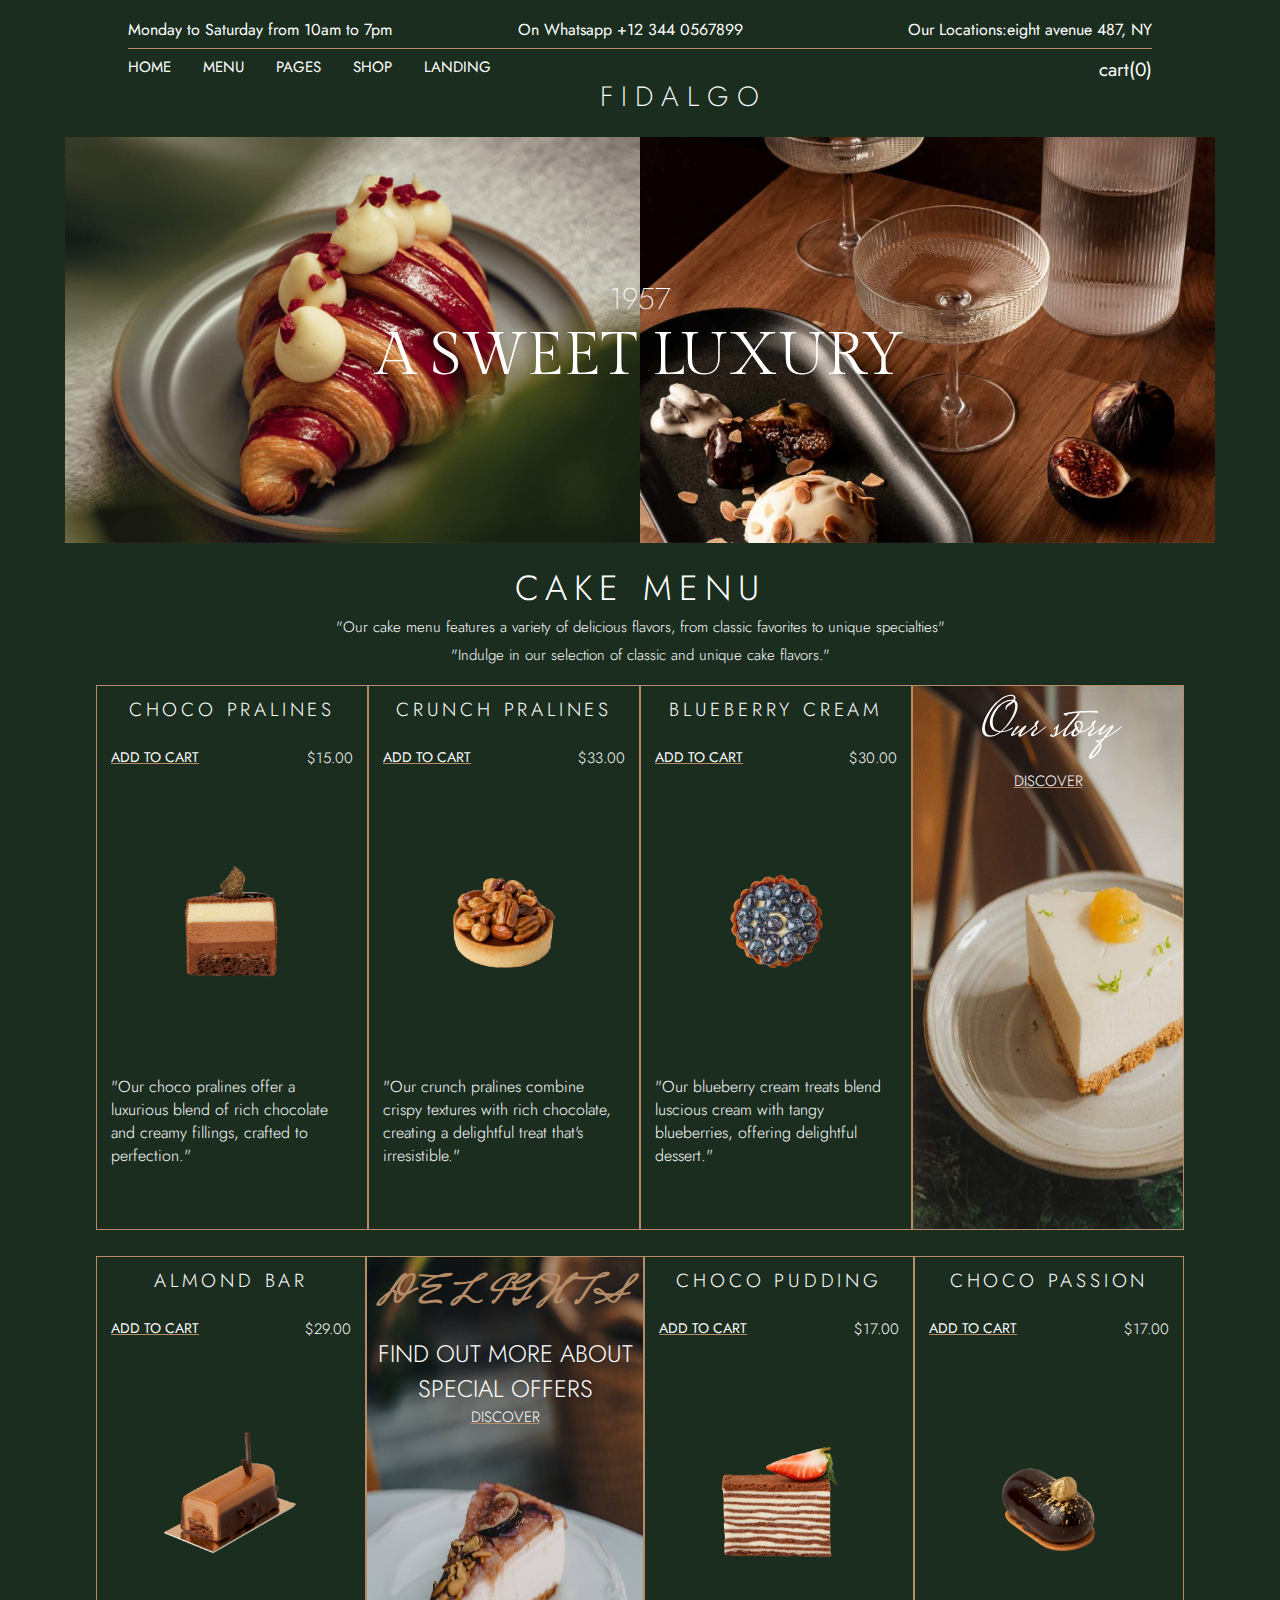
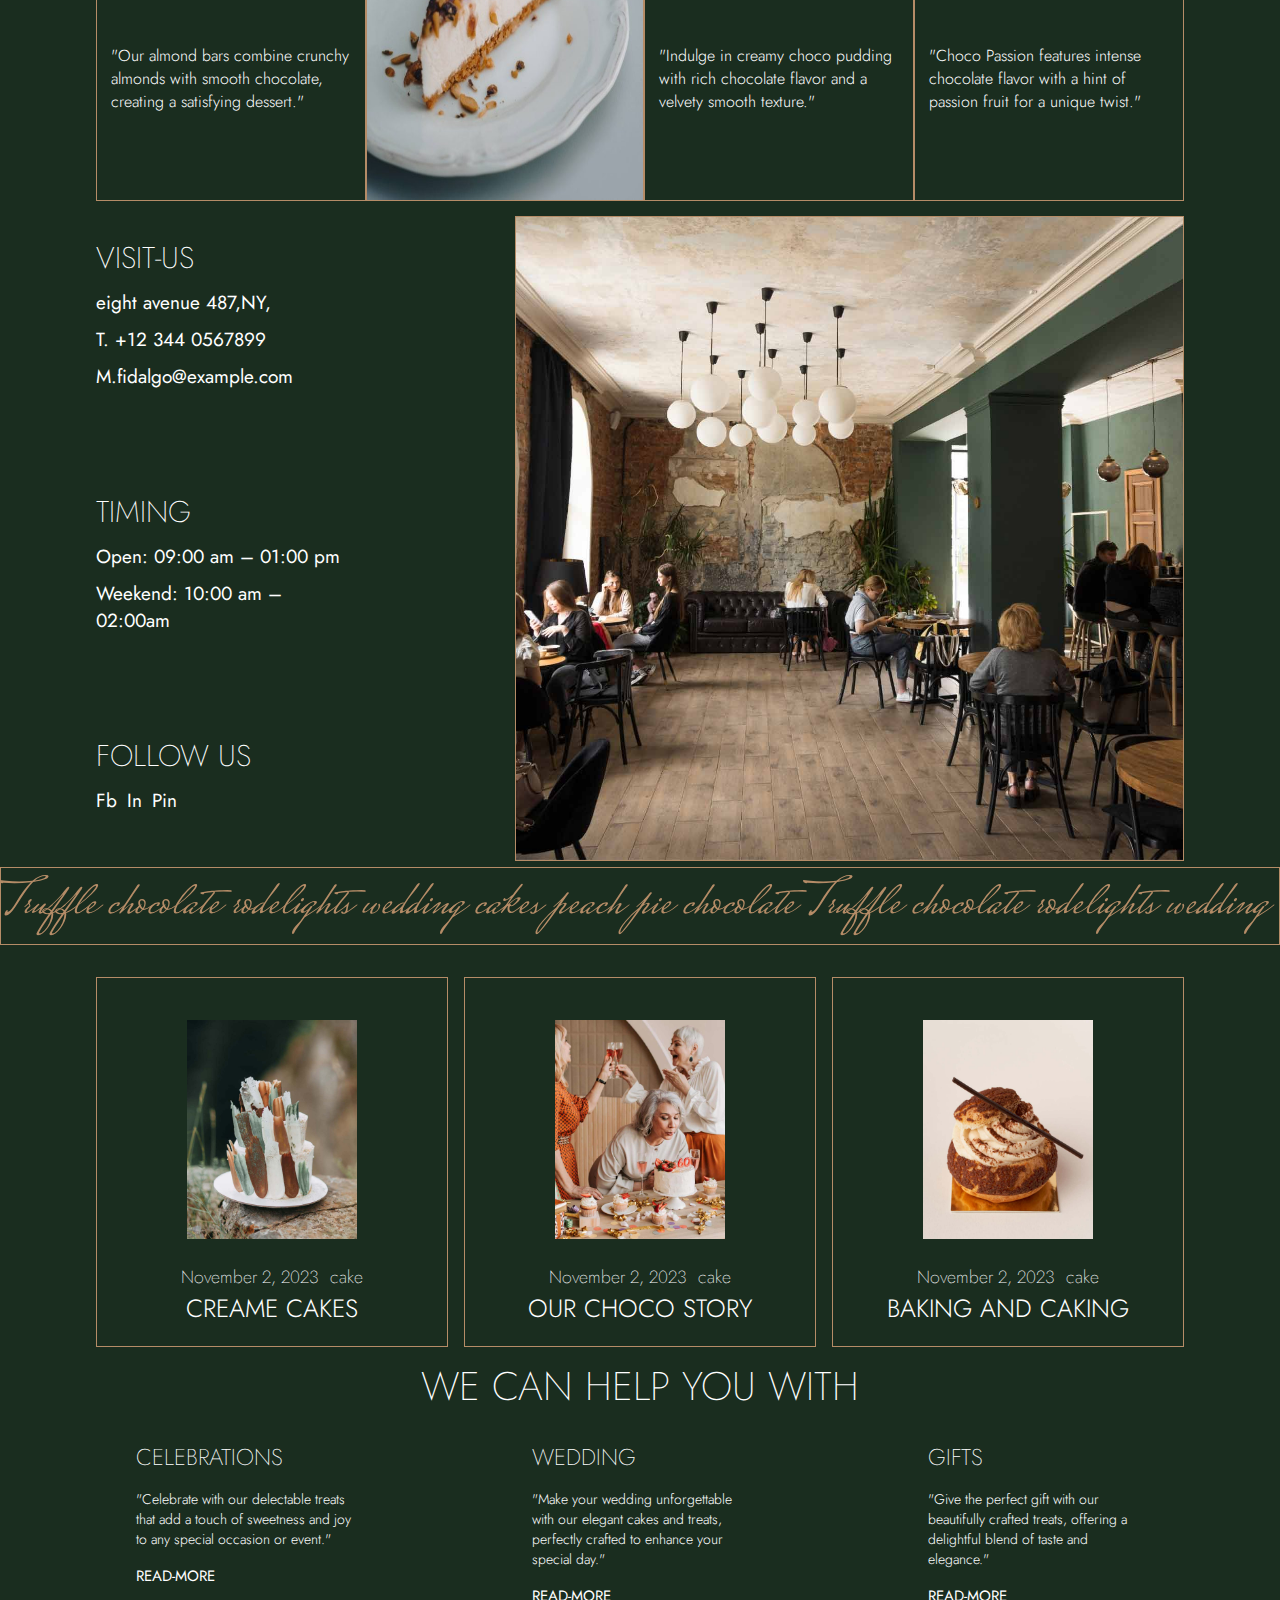
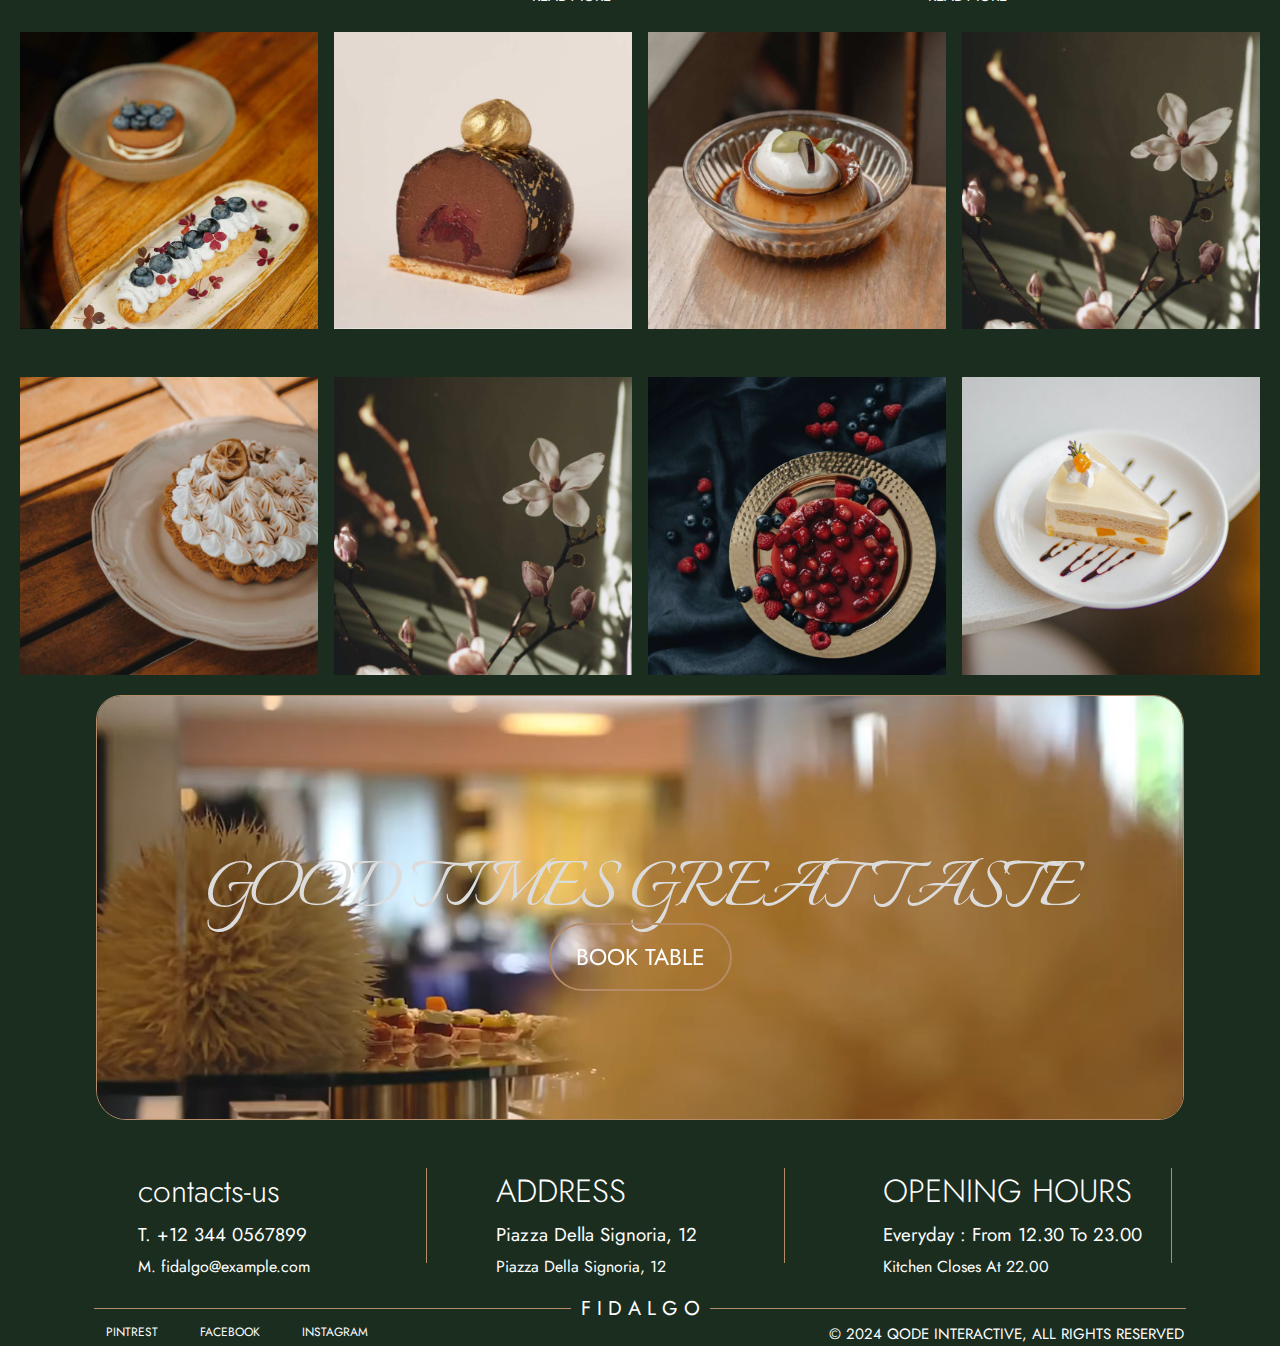
<file: index.html>
<!DOCTYPE html>
<html lang="en">

<head>
    <meta charset="UTF-8">
    <meta name="viewport" content="width=device-width, initial-scale=1.0">
    <link rel="stylesheet" href="style.css">
    <link
        href="https://fonts.googleapis.com/css2?family=Jost:ital,wght@0,100..900;1,100..900&family=Kalam:wght@300;400;700&family=Kanit:ital,wght@0,100;0,200;0,300;0,400;0,500;0,600;0,700;0,800;0,900;1,100;1,200;1,300;1,500;1,600;1,700;1,800;1,900&family=Metal&family=Rubik&family=Tilt+Neon&family=Yellowtail&display=swap"
        rel="stylesheet">
    <link rel="stylesheet" href="https://cdnjs.cloudflare.com/ajax/libs/font-awesome/6.5.2/css/all.min.css"
        integrity="sha512-SnH5WK+bZxgPHs44uWIX+LLJAJ9/2PkPKZ5QiAj6Ta86w+fsb2TkcmfRyVX3pBnMFcV7oQPJkl9QevSCWr3W6A=="
        crossorigin="anonymous" referrerpolicy="no-referrer" />
    <link rel="preconnect" href="https://fonts.googleapis.com">
    <link rel="preconnect" href="https://fonts.gstatic.com" crossorigin>
    <link
        href="https://fonts.googleapis.com/css2?family=Gilda+Display&family=Jost:ital,wght@0,100..900;1,100..900&family=Kalam:wght@300;400;700&family=Kanit:ital,wght@0,100;0,200;0,300;0,400;0,500;0,600;0,700;0,800;0,900;1,100;1,200;1,300;1,500;1,600;1,700;1,800;1,900&family=Metal&family=Rubik&family=Tilt+Neon:XROT@30&family=Yellowtail&display=swap"
        rel="stylesheet">
    <link rel="preconnect" href="https://fonts.googleapis.com">
    <link rel="preconnect" href="https://fonts.gstatic.com" crossorigin>
    <link
        href="https://fonts.googleapis.com/css2?family=Gilda+Display&family=Jost:ital,wght@0,100..900;1,100..900&family=Kalam:wght@300;400;700&family=Kanit:ital,wght@0,100;0,200;0,300;0,400;0,500;0,600;0,700;0,800;0,900;1,100;1,200;1,300;1,500;1,600;1,700;1,800;1,900&family=Metal&family=Mrs+Saint+Delafield&family=Rubik&family=Tilt+Neon:XROT@30&family=Yellowtail&display=swap"
        rel="stylesheet">
    <link rel="preconnect" href="https://fonts.googleapis.com">
    <link rel="preconnect" href="https://fonts.gstatic.com" crossorigin>
    <link href="https://fonts.googleapis.com/css2?family=Italianno&family=Playwrite+AU+VIC:wght@100..400&display=swap"
        rel="stylesheet">
    <link rel="preconnect" href="https://fonts.googleapis.com">
    <link rel="preconnect" href="https://fonts.gstatic.com" crossorigin>
    <link href="https://fonts.googleapis.com/css2?family=Kalam:wght@300;400;700&display=swap" rel="stylesheet">
    <link rel="stylesheet" href="https://cdnjs.cloudflare.com/ajax/libs/font-awesome/6.5.2/css/all.min.css"
        integrity="sha512-SnH5WK+bZxgPHs44uWIX+LLJAJ9/2PkPKZ5QiAj6Ta86w+fsb2TkcmfRyVX3pBnMFcV7oQPJkl9QevSCWr3W6A=="
        crossorigin="anonymous" referrerpolicy="no-referrer" />
    <title>fidalgo restaurant</title>
</head>

<body>
    <section class="top">
        <div class="container1">
            <h1>Monday to Saturday from 10am to 7pm</h1>
            <h2><i class="fa-sharp fa-solid fa-diamond fa-sm" style="color: #e6a20f;"></i>
                On Whatsapp +12 344 0567899</h2>
            <h3>Our Locations:eight avenue 487, NY</h3>
        </div>
        <div class="line"></div>
    </section>
<section>
        <div class="navdiv">
            <ul>
                <li class="cool-nav"><a href="#home">HOME</a></li>
                <li class="cool-nav"><a href="about-us.html">MENU</a></li>
                <li class="cool-nav"><a href="#pages">PAGES</a></li>
                <li class="cool-nav"><a href="#shop">SHOP</a></li>
                <li class="cool-nav"> <a href="#landing">LANDING</a></li>
            </ul>
            <div class="cart">
                <h2 id="cart-text">cart(0) <i class="fa-solid fa-cart-shopping" style="color: #FFD43B;"></i>
                </h2>
            </div>
            <div class="brand">
                <h1>F I D A L G O</h1>
            </div>
            <button class="ham-icon">
                <label for="ham-label">
                    <i class="fa-solid fa-bars"></i>
                    <i class="fa-solid fa-x"></i>
                </label>
                <input type="checkbox" id="ham-label" />
            </button>
        </div>
    </section>
    <section class="images">
        <div class="main" id="home">
            <div class="main-img">
                <div class="image_content">
                    <h1>1957</h1>
                    <h2>A SWEET LUXURY</h2>
                </div>
                <img src="images/h6-img1.jpg" alt="">
                <img src="images/h6-img2.jpg" alt="">
            </div>
        </div>
    </section>
    <!-- end of navbar image section -->
    <!-- start of container4 section -->
    <div class="container4">
        <h1>CAKE MENU</h1>
        <P>"Our cake menu features a variety of delicious flavors, from classic favorites to unique specialties"</p>
        <p>"Indulge in our selection of classic and unique cake flavors."</P>
    </div>
    <!-- end of the container4 section -->
    <!-- <section class="pralines"> -->
    <div class="container5" id="shop">
        <div class="pralines">
            <div class="choco">
                <h1>CHOCO PRALINES</h1>
                <div class="price">
                    <h3>Add to cart</h3>
                    <h2>$15.00</h2>
                </div>
                <img src="images/shop-single-img1.png1.png" alt="" id="hoverimg">
                <p>"Our choco pralines offer a luxurious blend of rich chocolate and creamy fillings, crafted to perfection."</p>
            </div>
            <div class="choco">
                <h1>CRUNCH PRALINES</h1>
                <div class="price">
                    <h3>Add to cart</h3>
                    <h2>$33.00</h2>
                </div>
                <img src="images/shop-single-img6-600x859.png" alt="" id="hoverimg">
                <p>
                    "Our crunch pralines combine crispy textures with rich chocolate, creating a delightful treat that's irresistible."</p>
            </div>
            <div class="choco">
                <h1>BLUEBERRY CREAM</h1>
                <div class="price">
                    <h3>Add to cart</h3>
                    <h2>$30.00</h2>
                </div>
                <img src="images/shop-single-img4-600x859.png" alt="" id="hoverimg">
                <p>"Our blueberry cream treats blend luscious cream with tangy blueberries, offering delightful dessert."</p>
            </div>
            <div class="choco" id="crunch">
                <img src="images/shop-list-img2-600x859.jpg" alt="" id="screen">
                <h4>Our story</h4>
                <h5>DISCOVER</h5>
            </div>
        </div>
        <div class="discover">
            <div class="bar">
                <h1>ALMOND BAR</h1>
                <div class="price-bottom">
                    <h3>Add to cart</h3>
                    <h2>$29.00</h2>
                </div>
                <img src="images/shop-single-img3-600x859.png" alt="" id="hoverimg">
                <p>"Our almond bars combine crunchy almonds with smooth chocolate, creating a satisfying dessert."</p>
            </div>
            <div class="bar" id="munch">
                <img src="images/shop-list-img1-600x859.jpg" alt="" id="screen-1">
                <h1>DELIGHTS</h1>
                <h3>FIND OUT MORE
                    ABOUT SPECIAL
                    OFFERS
                </h3>
                <h4>DISCOVER</h4>
            </div>
            <div class="bar">
                <h1>CHOCO PUDDING</h1>
                <div class="price-bottom">
                    <h3>Add to cart</h3>
                    <h2>$17.00</h2>
                </div>
                <img src="images/shop-single-img5-600x859.png" alt="" id="hoverimg">
                <p>"Indulge in creamy choco pudding with rich chocolate flavor and a velvety smooth texture."
                </p>
            </div>
            <div class="bar">
                <h1>CHOCO PASSION</h1>
                <div class="price-bottom">
                    <h3>Add to cart</h3>
                    <h2>$17.00</h2>
                </div>
                <img src="images/shop-single-img2-600x859.png" alt="" id="hoverimg">
                <p>"Choco Passion features intense chocolate flavor with a hint of passion fruit for a unique twist."
                </p>
            </div>
        </div>
    </div>
    <!-- </section> -->
    <section>
        <div class="container6">
            <div class="opening">
                <div class="visit">
                    <h3>VISIT-US</h3>
                    <h4>eight avenue 487,NY, </h4>
                    <h5>T. +12 344 0567899</h5>
                    <h5>M.fidalgo@example.com</h5>
                </div>
                <div class="visit">
                    <h3>TIMING</h3>
                    <h4>Open: 09:00 am – 01:00 pm </h4>
                    <h5>Weekend: 10:00 am – 02:00am</h5>
                </div>
                <div class="visit">
                    <h3>FOLLOW US</h3>
                    <h4>Fb<i class="fa-sharp fa-solid fa-diamond fa-sm" style="color: #e6a20f;"></i>
                        In<i class="fa-sharp fa-solid fa-diamond fa-sm" style="color: #e6a20f;"></i>
                        Pin </h4>
                </div>
            </div>
            <div class="restaurant">
                <img src="images/h6-img3.jpg" alt="">
            </div>
        </div>
    </section>
    <!-- <div class="marque">
            <marquee bgcolor="#1A2D1F" direction="left" scrollamount="15" behaviour="">
            <font size="50">Trufflle choco rodelights wedding cakes peach pie   chocolate choco rol delights wedding cakes peach pie chocolate Trufflle choco rodelights wedding cakes peach pie   chocolate choco rol delights wedding cakes peach pie chocolate</font>
        </marquee>
        </div> -->
    <section>
        <div class="scroll-container">
            <div class="scroll-text">
                Truffle chocolate rodelights wedding cakes peach pie chocolate Truffle chocolate rodelights wedding
                cakes peach pie chocolate
            </div>
    </section>
    <section>
        <div class="container7">
            <div class="blog">
                <div class="cake">
                    <!-- <div class="viewimg"> -->
                    <img src="images/h6-blog-list-img1.jpg" alt="" id="imagehover">
                    <!-- </div> -->
                    <div class="cream">
                        <h3>November 2, 2023 <i class="fa-sharp fa-solid fa-diamond fa-sm"
                                style="color: #e6a20f;"></i>cake</h3>
                        <h4>CREAME CAKES</h4>
                    </div>
                </div>
                <div class="cake">
                    <img src="images/h6-blog-list-img2.jpg" alt="" id="imagehover">
                    <div class="cream">
                        <h3>November 2, 2023 <i class="fa-sharp fa-solid fa-diamond fa-sm"
                                style="color: #e6a20f;"></i>cake</h3>
                        <h4>OUR CHOCO STORY</h4>
                    </div>
                </div>
                <div class="cake">
                    <img src="images/h6-blog-list-img3.jpg" alt="" id="imagehover">
                    <div class="cream">
                        <h3>November 2, 2023 <i class="fa-sharp fa-solid fa-diamond fa-sm"
                                style="color: #e6a20f;"></i>cake</h3>
                        <h4>BAKING AND CAKING</h4>
                    </div>
                </div>
            </div>
        </div>
    </section>
    <section id="celeb">
        <div class="container8" id="pages">
            <center>WE CAN HELP YOU WITH</center>
            <div class="gift">
                <div class="wine">
                    <i class="fa-solid fa-wine-glass-empty" style="color: #e6a20f;"></i>
                    <h2>CELEBRATIONS</h2>
                    <P>"Celebrate with our delectable treats that add a touch of sweetness and joy to any special occasion or event."</P>
                    <ul>
                        <li><a class="cool-link" href="#">READ-MORE</a></li>
                    </ul>
                </div>
                <div class="wine">
                    <i class="fa-solid fa-cake-candles" style="color: #e6a20f;"></i>
                    <h2>WEDDING</h2>
                    <p>"Make your wedding unforgettable with our elegant cakes and treats, perfectly crafted to enhance your special day."</p>
                    <ul>
                        <li><a class="cool-link" href="#">READ-MORE</a></li>
                    </ul>
                </div>
                <div class="wine">
                    <i class="fa-solid fa-gift" style="color: #e6a20f;"></i>
                    <h2>GIFTS</h2>
                    <p>"Give the perfect gift with our beautifully crafted treats, offering a delightful blend of taste and elegance."</p>
                    <ul>
                        <li><a class="cool-link" href="#">READ-MORE</a></li>
                    </ul>
                </div>
            </div>
        </div>
    </section>
    <section id="hero-img">
        <div class="stock">
            <div class="wrapper">
                <div class="top-image">
                    <img src="images/h6-gallery-img1.jpg" alt="">
                    <div class="content-top">
                        <h1>blueberry pie</h1>
                        <p>"Sweet, tangy blueberry pie."</p>
                    </div>
                </div>
                <div class="top-image">
                    <img src="images/h6-gallery-img2.jpg" alt="">
                    <div class="content-top">
                        <h1>molten chocalate cake</h1>
                        <p>"Rich, gooey chocolate indulgence."</p>
                    </div>
                </div>
                <div class="top-image">
                    <img src="images/h6-gallery-img3.jpg" alt="">
                    <div class="content-top">
                        <h1>caramel pudding</h1>
                        <p>"Smooth, sweet caramel delight."</p>
                    </div>
                </div>
                <div class="top-image">
                    <img src="images/h6-gallery-img4.jpg" alt="">
                    <div class="content-top">
                        <h1>FIDALGO</h1>
                        <p> "Elegant, handcrafted indulgence.</p>
                    </div>
                </div>
            </div>
            <div class="wrapper-1">
                <div class="bottom-image">
                    <img src="images/h6-gallery-img5.jpg" alt="">
                    <div class="content-bottom">
                        <h1>smooky creame milano</h1>
                        <p>smooky creame milano</p>
                    </div>
                </div>
                <div class="bottom-image">
                    <img src="images/h6-gallery-img4.jpg" alt="">
                    <div class="content-bottom">
                        <h1>FIDALGO</h1>
                        <p>"Elegant, handcrafted indulgence."</p>
                    </div>
                </div>
                <div class="bottom-image">
                    <img src="images/h6-gallery-img6.jpg" alt="">
                    <div class="content-bottom">
                        <h1>blueberrie pie</h1>
                        <p>"Sweet, tangy blueberry delight."</p>
                    </div>
                </div>
                <div class="bottom-image">
                    <img src="images/h6-gallery-img8.jpg" alt="">
                    <div class="content-bottom">
                        <h1>milk cheescake</h1>
                        <p>"Rich, creamy milk cheesecake."</p>
                    </div>
                </div>
            </div>
        </div>
    </section>
    <section id="loop">
        <div class="video" id="autoplay">
            <video autoplay loop muted plays-inline class="background-clip">
                <source src="images/media_20240618_214305_2038777364838000257.mp4" type="video/mp4">
            </video>
            <div class="table">
                <h1>GOOD TIMES GREAT TASTE</h1>
                <a href="reservation-box.html">BOOK TABLE</a>
            </div>
        </div>
    </section>
    <section>
        <div class="contacts-us" id="landing">
            <div class="hour">
                <div id="vertical-line"></div>
                <h1>contacts-us</h1>
                <h3>T. +12 344 0567899</h3>
                <h4> M. fidalgo@example.com</h4>
            </div>
            <div class="hour">
                <div id="vertical-line"></div>
                <h1>ADDRESS</h1>
                <h3>Piazza Della Signoria, 12</h3>
                <h4> Piazza Della Signoria, 12</h4>
            </div>
            <div class="hour">
                <div id="vertical-line"></div>
                <h1>OPENING HOURS</h1>
                <h3>Everyday : From 12.30 To 23.00</h3>
                <h4> Kitchen Closes At 22.00</h4>
            </div>
        </div>
    </section>
    <section id="sharp">
        <h6>F I D A L G O</h6>
    </section>
    <section>
        <div class="social">
            <div class="left-wrapper">
                <div class="one">
                    <h5><i class="fa-sharp fa-solid fa-diamond fa-sm" style="color: #e6a20f;"></i>
                        PINTREST</h5>
                    <h5><i class="fa-sharp fa-solid fa-diamond fa-sm" style="color: #e6a20f;"></i>FACEBOOK</h6>
                        <h5><i class="fa-sharp fa-solid fa-diamond fa-sm" style="color: #e6a20f;"></i>INSTAGRAM</h6>
                </div>
            </div>
            <div class="right-wrapper">
                <div class="three">
                    <h3>© 2024 QODE INTERACTIVE, ALL RIGHTS RESERVED</h3>
                </div>
            </div>
        </div>
    </section>
</body>

</html>
</file>
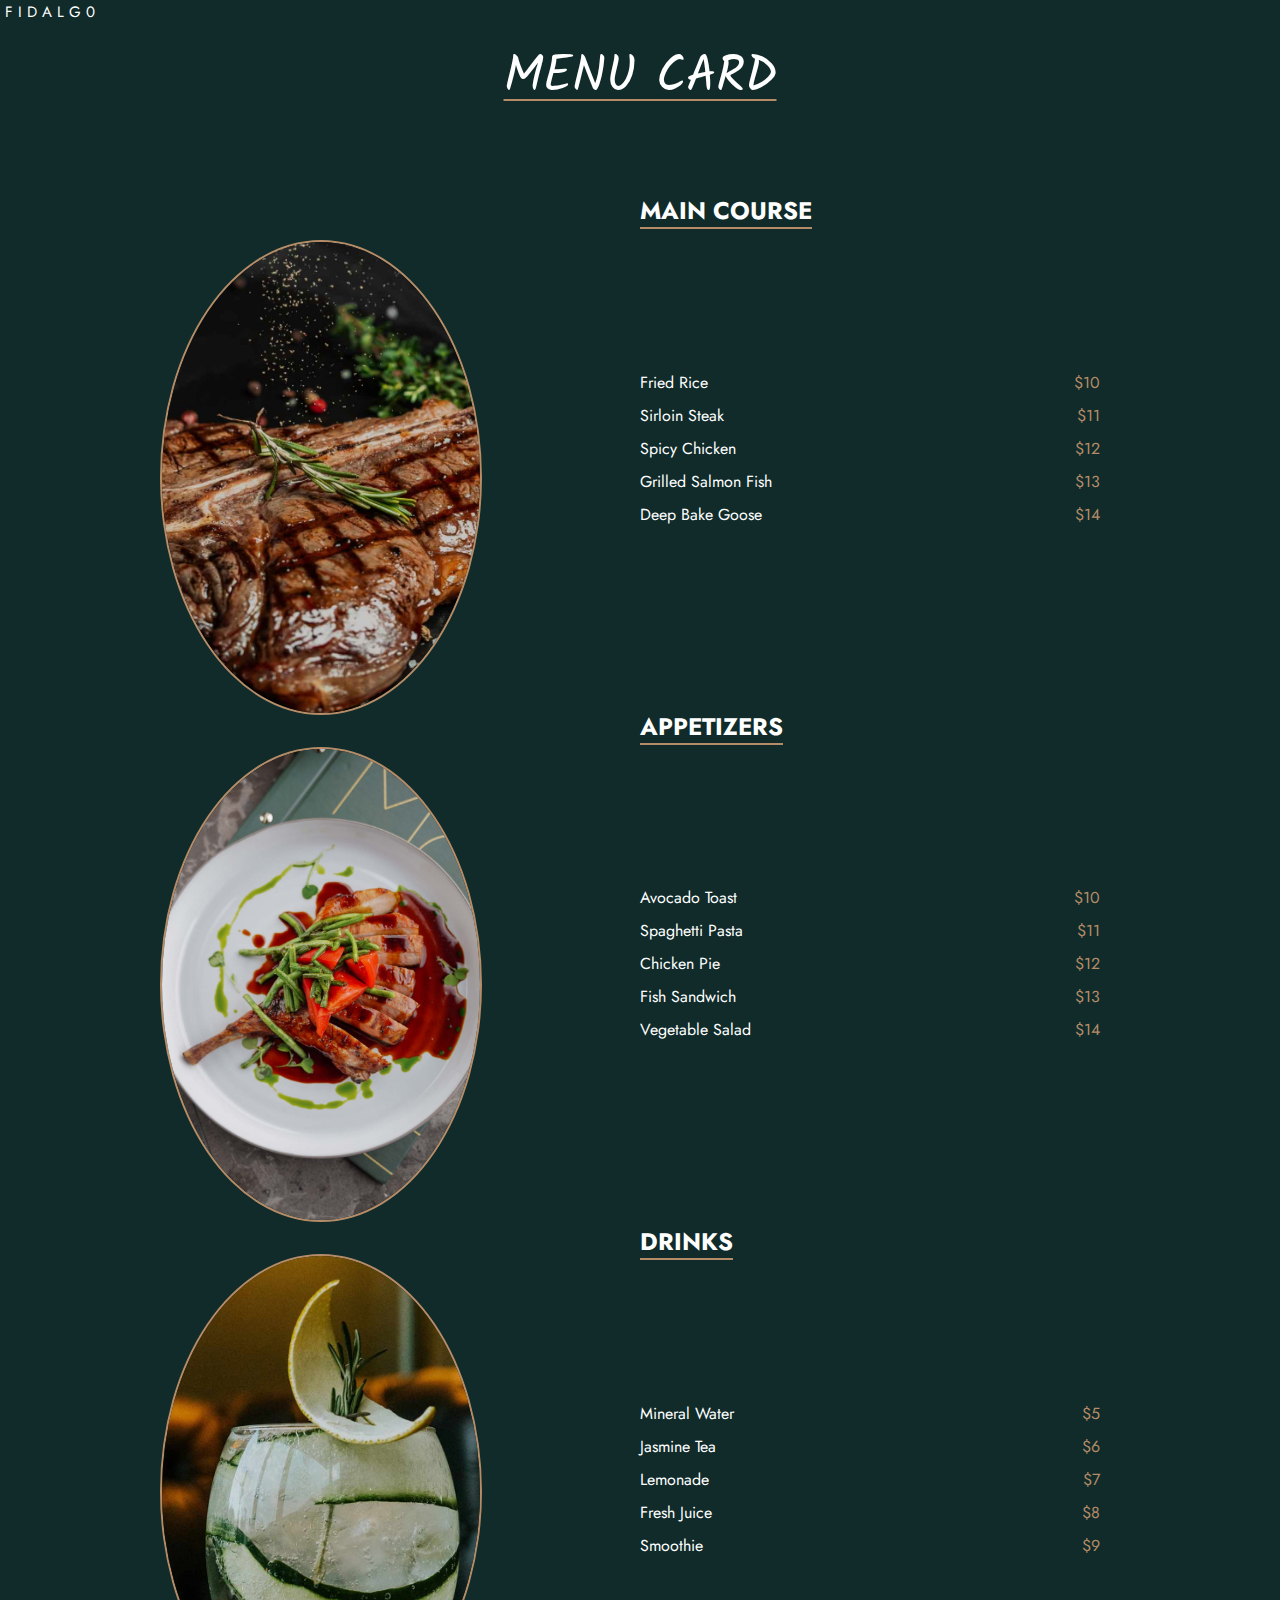
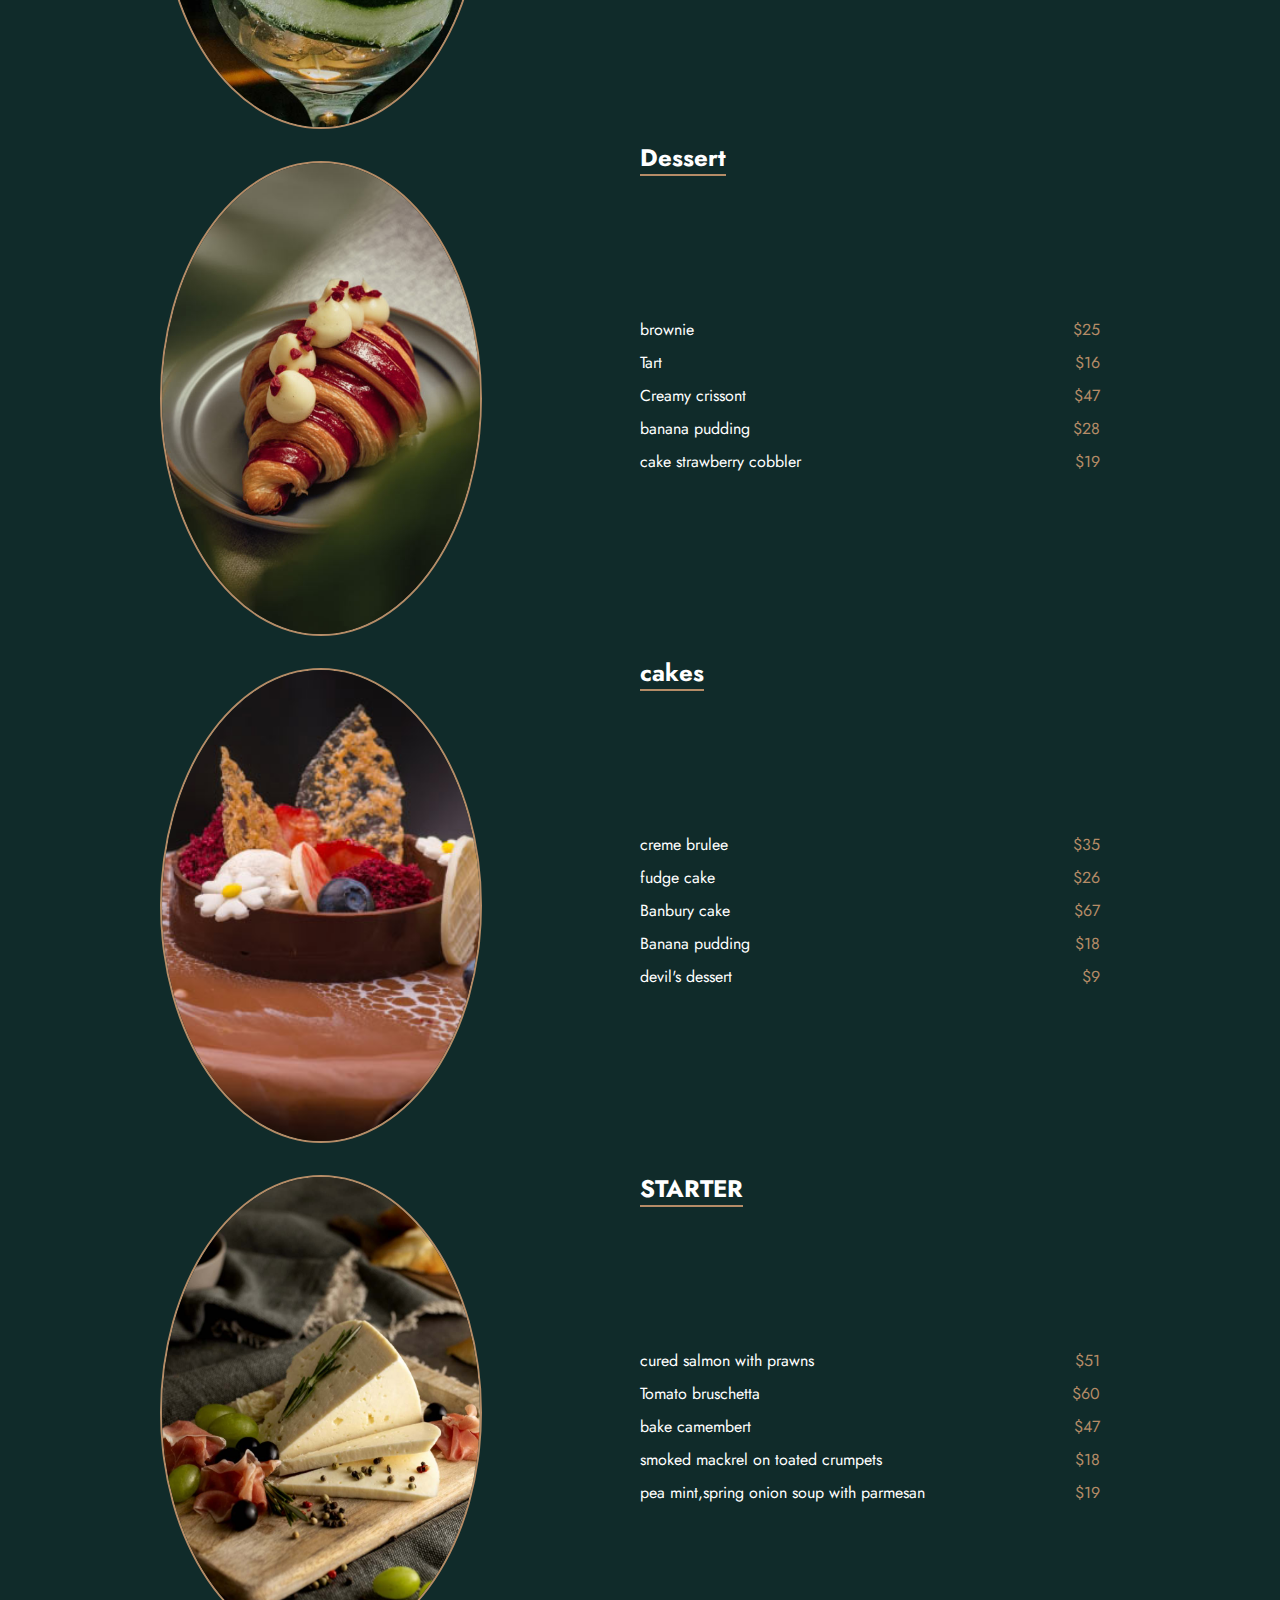
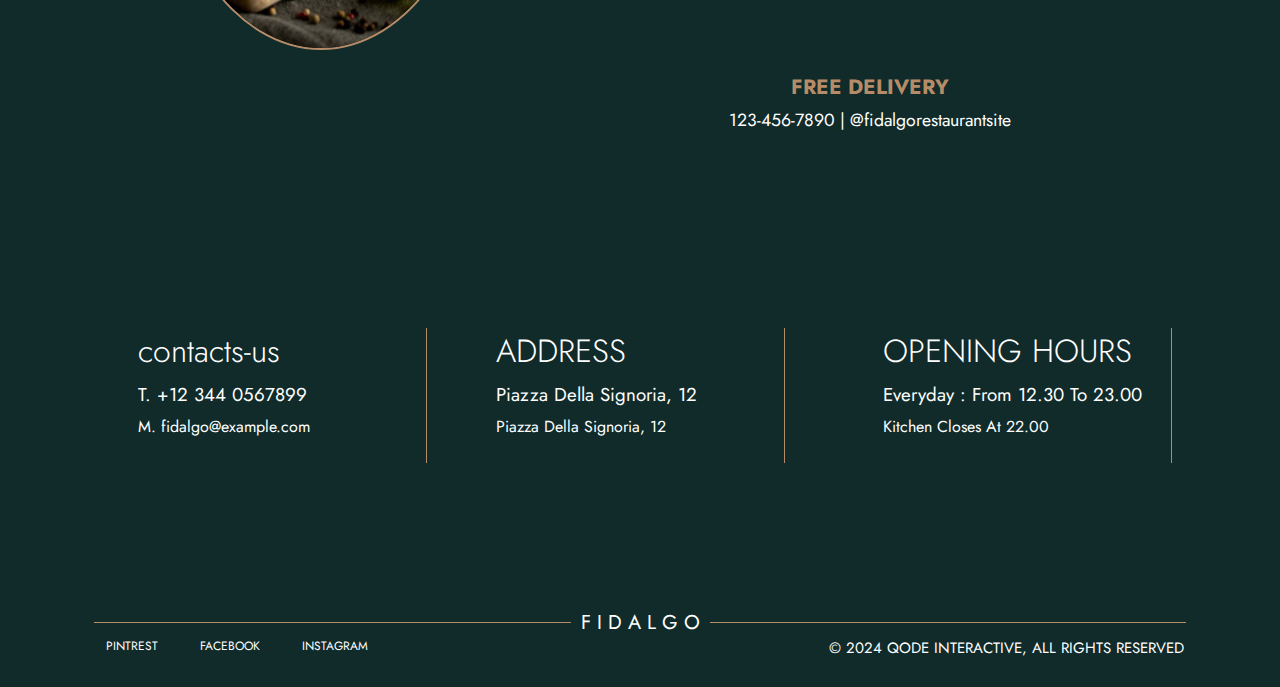
<file: about-us.html>
<!DOCTYPE html>
<html lang="en">
<head>
    <meta charset="UTF-8">
    <meta name="viewport" content="width=device-width, initial-scale=1.0">
    <link rel="stylesheet" href="style1.css">
    <link
        href="https://fonts.googleapis.com/css2?family=Jost:ital,wght@0,100..900;1,100..900&family=Kalam:wght@300;400;700&family=Kanit:ital,wght@0,100;0,200;0,300;0,400;0,500;0,600;0,700;0,800;0,900;1,100;1,200;1,300;1,500;1,600;1,700;1,800;1,900&family=Metal&family=Rubik&family=Tilt+Neon&family=Yellowtail&display=swap"
        rel="stylesheet">
    <link rel="stylesheet" href="https://cdnjs.cloudflare.com/ajax/libs/font-awesome/6.5.2/css/all.min.css"
        integrity="sha512-SnH5WK+bZxgPHs44uWIX+LLJAJ9/2PkPKZ5QiAj6Ta86w+fsb2TkcmfRyVX3pBnMFcV7oQPJkl9QevSCWr3W6A=="
        crossorigin="anonymous" referrerpolicy="no-referrer" />
    <link rel="preconnect" href="https://fonts.googleapis.com">
    <link rel="preconnect" href="https://fonts.gstatic.com" crossorigin>
    <link
        href="https://fonts.googleapis.com/css2?family=Gilda+Display&family=Jost:ital,wght@0,100..900;1,100..900&family=Kalam:wght@300;400;700&family=Kanit:ital,wght@0,100;0,200;0,300;0,400;0,500;0,600;0,700;0,800;0,900;1,100;1,200;1,300;1,500;1,600;1,700;1,800;1,900&family=Metal&family=Rubik&family=Tilt+Neon:XROT@30&family=Yellowtail&display=swap"
        rel="stylesheet">
    <link rel="preconnect" href="https://fonts.googleapis.com">
    <link rel="preconnect" href="https://fonts.gstatic.com" crossorigin>
    <link
        href="https://fonts.googleapis.com/css2?family=Gilda+Display&family=Jost:ital,wght@0,100..900;1,100..900&family=Kalam:wght@300;400;700&family=Kanit:ital,wght@0,100;0,200;0,300;0,400;0,500;0,600;0,700;0,800;0,900;1,100;1,200;1,300;1,500;1,600;1,700;1,800;1,900&family=Metal&family=Mrs+Saint+Delafield&family=Rubik&family=Tilt+Neon:XROT@30&family=Yellowtail&display=swap"
        rel="stylesheet">
        <link rel="preconnect" href="https://fonts.googleapis.com">
<link rel="preconnect" href="https://fonts.gstatic.com" crossorigin>
<link href="https://fonts.googleapis.com/css2?family=Italianno&family=Playwrite+AU+VIC:wght@100..400&display=swap" rel="stylesheet">
<link rel="preconnect" href="https://fonts.googleapis.com">
<link rel="preconnect" href="https://fonts.gstatic.com" crossorigin>
<link href="https://fonts.googleapis.com/css2?family=Kalam:wght@300;400;700&display=swap" rel="stylesheet">
    <title>menu-page</title>
</head>
<body>
    <section>
        <div class="main">
            <a href="index.html">F I D A L G 0</a>
        </div>
    </section>
    <section>
        <div class="container">
            <h1>MENU CARD</h1>
        </div>
    </section>
    <div class="menu-wrapper">
        <div class="menu-container">
            <div class="image-column">
                <img src="images/h12-img1-1.jpg" alt="hover">
                <img src="images/menu-img3.jpg" alt="hover">
                <img src="images/h3-rev-img4.jpg" alt="hover">
                <img src="images/menu-img4.jpg" alt="hover">
                <img src="images/menu-img5.jpg" alt="hover">
                <img src="images/menu-img2.jpg" alt="hover">
            </div>
            <div class="menu-column">
                <h2>MAIN COURSE</h2>
                <ul>
                    <li>Fried Rice<span>$10</span></li>
                    <li>Sirloin Steak<span>$11</span></li>
                    <li>Spicy Chicken<span>$12</span></li>
                    <li>Grilled Salmon Fish<span>$13</span></li>
                    <li>Deep Bake Goose<span>$14</span></li>
                </ul>
                <h2>APPETIZERS</h2>
                <ul>
                    <li>Avocado Toast<span>$10</span></li>
                    <li>Spaghetti Pasta<span>$11</span></li>
                    <li>Chicken Pie<span>$12</span></li>
                    <li>Fish Sandwich<span>$13</span></li>
                    <li>Vegetable Salad<span>$14</span></li>
                </ul>
                <h2>DRINKS</h2>
                <ul>
                    <li>Mineral Water<span>$5</span></li>
                    <li>Jasmine Tea<span>$6</span></li>
                    <li>Lemonade<span>$7</span></li>
                    <li>Fresh Juice<span>$8</span></li>
                    <li>Smoothie<span>$9</span></li>
                </ul>
                <h2>Dessert</h2>
                <ul>
                    <li>brownie<span>$25</span></li>
                    <li>Tart<span>$16</span></li>
                    <li>Creamy crissont<span>$47</span></li>
                    <li>banana pudding<span>$28</span></li>
                    <li>cake strawberry cobbler<span>$19</span></li>
                </ul>
                <h2>cakes</h2>
                <ul>
                    <li>creme brulee<span>$35</span></li>
                    <li>fudge cake<span>$26</span></li>
                    <li>Banbury cake<span>$67</span></li>
                    <li>Banana pudding<span>$18</span></li>
                    <li>devil's dessert<span>$9</span></li>
                </ul>
                <h2>STARTER</h2>
                <ul>
                    <li>cured salmon with prawns<span>$51</span></li>
                    <li>Tomato bruschetta<span>$60</span></li>
                    <li>bake camembert<span>$47</span></li>
                    <li>smoked mackrel on toated crumpets<span>$18</span></li>
                    <li>pea mint,spring onion soup with parmesan<span>$19</span></li>
                </ul>
                <div class="delivery-info">
                    <p>FREE DELIVERY</p>
                    <p>123-456-7890 | @fidalgorestaurantsite</p>
                </div>
            </div>
        </div>
    </div>
<section>
    <div class="contacts-us">
        <div class="hour">
            <div id="vertical-line"></div>
            <h1>contacts-us</h1>
             <h3>T. +12 344 0567899</h3>
             <h4> M. fidalgo@example.com</h4>
        </div>
        <div class="hour">
            <div id="vertical-line"></div>
            <h1>ADDRESS</h1>
            <h3>Piazza Della Signoria, 12</h3>
            <h4> Piazza Della Signoria, 12</h4>
        </div>
        <div class="hour">
            <div id="vertical-line"></div>
            <h1>OPENING HOURS</h1>
            <h3>Everyday : From 12.30 To 23.00</h3>
            <h4> Kitchen Closes At 22.00</h4>
        </div>
    </div>
<section>
    <h6>F I D A L G O</h6> 
   </section>
    <section>
        <div class="social">
            <div class="left-wrapper">
                <div class="one">
                    <h5><i class="fa-sharp fa-solid fa-diamond fa-sm" style="color: #e6a20f;"></i>
            PINTREST</h5>
        <h5><i class="fa-sharp fa-solid fa-diamond fa-sm" style="color: #e6a20f;"></i>FACEBOOK</h6>
        <h5><i class="fa-sharp fa-solid fa-diamond fa-sm" style="color: #e6a20f;"></i>INSTAGRAM</h6>
      </div>
    </div>
    <div class="right-wrapper">
      <div class="three">                
        <h3>© 2024 QODE INTERACTIVE, ALL RIGHTS RESERVED</h3>
    </div>  
</div>
</div>
</section>

</body>
</html>
</file>
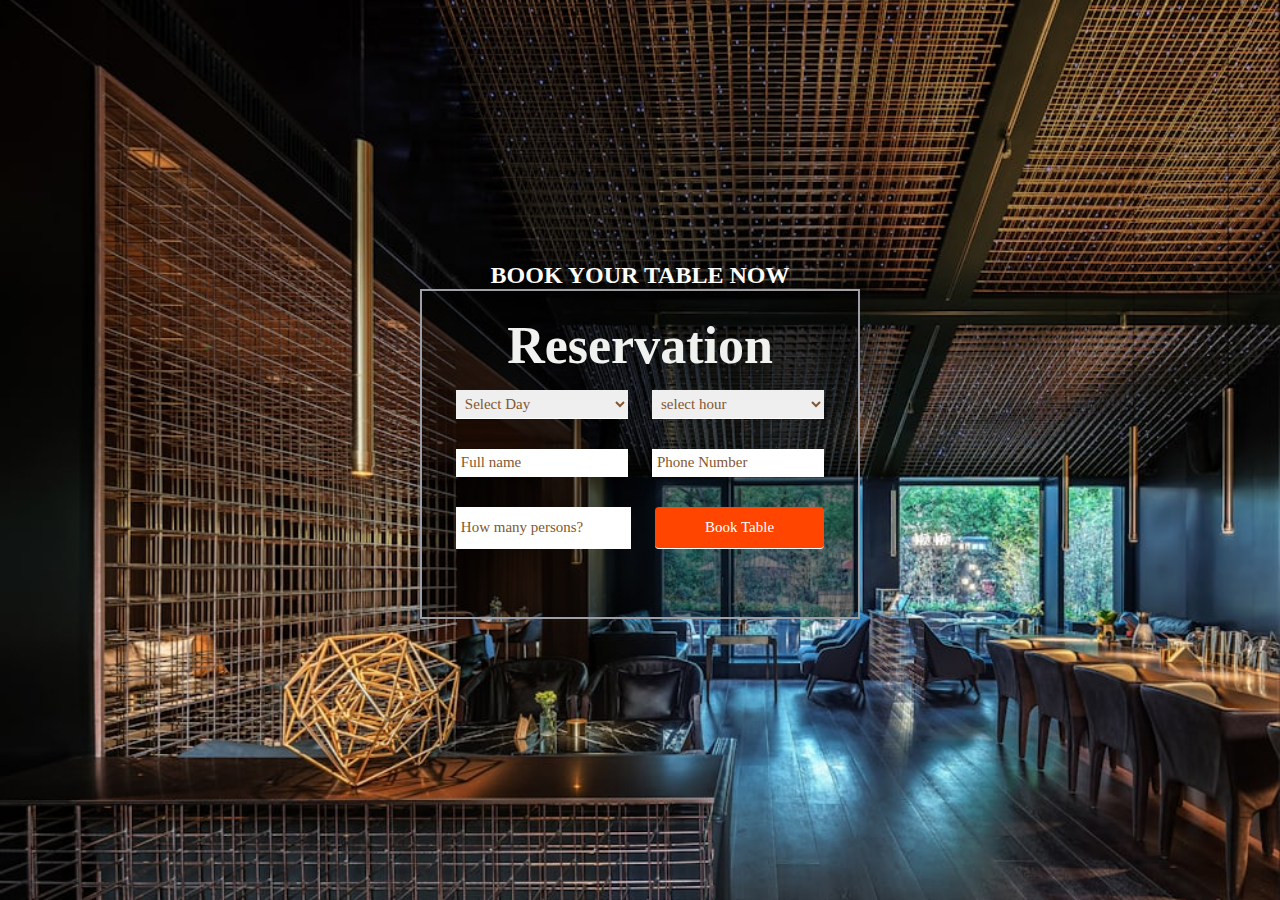
<file: reservation-box.html>
<!DOCTYPE html>
<html lang="en">
<head>
    <meta charset="UTF-8">
    <meta name="viewport" content="width=device-width, initial-scale=1.0">
    <link rel="stylesheet" href="style3.css">
    <title>input-box</title>
</head>
<body>
    <section class="banner">
        <h2>BOOK YOUR TABLE NOW</h2>
        <div class="card-container">
            <div class="card-img">
                <!-- <img src="images/h6-img2.jpg" alt=""> -->
            </div>
            <div class="card-content">
                <h1>Reservation</h1>
                <form>
                    <div class="form-row">
                        <select name="days">
                            <option value="day-select">
                                Select Day
                            </option>
                            <option value="sunday">sunday
                            </option>
                            <option value="monday">Monday
                            </option>
                            <option value="Tuesday">Tuesday
                            </option>
                            <option value="Wednesday">Wednesday
                            </option>
                            <option value="Thursday">Thursday
                            </option>
                            <option value="Friday">Friday
                            </option>
                            <option value="Saturday">Saturday
                            </option>
                        </select>
                        <select name="hour">
                            <option value="hour-select">select hour
                            </option>
                            <option value="10">10:00
                            </option>
                            <option value="12">12:00
                            </option>
                            <option value="15">15:00
                            </option>
                            <option value="16">16:00
                            </option>
                            <option value="18">18:00
                            </option>
                            <option value="19">19:00
                            </option>
                            <option value="21">21:00
                            </option>
                            <option value="22">22:00
                            </option>
                        </select>
                    </div>
                    <div class="form-row">
                        <input type="text" placeholder="Full name">
                        <input type="text" placeholder="Phone Number">
                    </div>
                    <div class="form-row">
                        <input type="text" placeholder="How many persons?" min="1"> 
                        <input type="submit" value="Book Table">
                    </div>
                </form>
            </div>
        </div>
    </section>
</body>
</html>
</file>
<file: style.css>
* {
  padding: 0;
  margin: 0;
  box-sizing: border-box;
}

body {
  background-color: #1A2D1F;
  font-family: "Jost", sans-serif;
}

.container1 {
  display: flex;
  height: 48px;
  align-items: center;
  padding-top: 10px;
  width: 80%;
  position: relative;
  margin: auto;
}

.container1 h1 {
  font-weight: 400;
  color: white;
  font-size: medium;
  flex: 1;
}

.container1 h2 {
  font-weight: 400;
  color: white;
  font-size: medium;
  flex: 1;
}

.container1 h3 {
  font-weight: 400;
  color: white;
  font-size: medium;
}

.container1 i {
  -webkit-text-fill-color: transparent;
  -webkit-text-stroke: 1px rgb(181, 140, 103);
}

.line {
  border-top: 1px solid rgb(181, 140, 103);
  width: 80%;
  margin: auto;

}

.navdiv {
  display: flex;
  width: 80%;
  margin: auto;
  justify-content: space-between;
  padding-top: 7px
}

.navdiv ul {
  display: flex;
  gap: 2em;
  order: 1;
}

.navdiv li {
  list-style: none;
  width: max-content;
}

.navdiv li a {
  color: #ffffff;
  font-size: 15px;
  font-weight: 400;
}

.navdiv ul li a {
  text-decoration: none;
}

.cool-nav {
  display: inline-block;
  color: #fff;
  text-decoration: none;
  list-style: none;
  font-size: 15px;
}


.cool-nav::after {
  content: '';
  display: block;
  width: 0;
  height: 1px;
  background: rgb(181, 140, 103);
  transition: width .3s;
}

.cool-nav:hover::after {
  width: 100%;
  transition: width .3s;
}

#cart-text {
  color: #fff;
  font-size: 19px;
  font-weight: 400;
}

.cart i {
  -webkit-text-fill-color: transparent;
  -webkit-text-stroke: 1px rgb(181, 140, 103);
}

.ham-icon {
  border: none;
  background-color: transparent;
}


.ham-icon input[type="checkbox"] {
  appearance: none;
}

.nav-div {
  display: flex;
  gap: 1rem;
}

a {
  color: black;
}

.brand {
  width: 100%;
  text-align: center;
  padding-top: 20px;
  order: 2;
  width: 38%;
  display: flex;
}
.cart {
  order: 3;
}
.brand h1 {
  color: #fff;
  font-size: 28px;
  font-weight: 250;
}

.fa-bars,
.fa-x {
  font-size: 1rem;
  color: #fff;
}

.ham-icon {
  display: none;
  background-color: transparent;
  border: none;
}

input[type="checkbox"] {
  appearance: none;
}

.main {
  position: relative;
}

.main-img {
  display: flex;
  justify-content: center;
  padding: 20px;
  width: 100%;
}

.main-img img {
  width: 575px;
}

.image_content {
  color: white;
  position: absolute;
  top: 10em;
  text-transform: capitalize;
}

.image_content h1 {
  font-size: 30px;
  font-weight: 200;
  text-align: center;
  font-style: "Gilda Display", serif;
}

.image_content h2 {
  font-size: 60px;
  font-family: "Gilda Display", serif;
  font-weight: 400;
  font-style: normal;
}

.container4 {
  color: #fff;
}

.container4 h1 {
  font-size: 35px;
  font-weight: 300;
  letter-spacing: 0.2em;
  text-align: center;
}

.container4 p {
  font-size: 15px;
  font-weight: 300;
  text-align: center;
  padding: 3px;
}

.container5 {
  color: #fff;
  display: flex;
  flex-wrap: wrap;
  justify-content: center;
  width: 85%;
  margin: 0 auto;
  gap: 1em;
  padding-top: 1em;
}

.pralines {
  display: flex;
  justify-content: center;
  margin: 0 auto;
  width: 100%;
}

.price {
  display: flex;
  flex-direction: row;
  justify-content: space-between;
  padding: 14px;
}

.choco {
  border: 0.1px solid rgb(181, 140, 103);
  width: 40%;
  height: 545px;
  display: flex;
  flex-direction: column;
}

.choco h1 {
  font-size: 19px;
  letter-spacing: 0.2em;
  font-weight: 300;
  font-style: normal;
  text-align: center;
  padding: 10px;

}

.choco h2 {
  font-size: 15px;
  font-weight: 300;
  font-style: normal;
}

.choco h3 {
  font-size: 14px;
  font-weight: 400;
  font-style: normal;
  text-transform: uppercase;
  text-decoration: underline rgb(181, 140, 103);

}

.choco #hoverimg {
  width: 72%;
  transition: transform 0.3s ease-in-out;
  margin: 0 auto;
  display: flex;
}

.choco #hoverimg:hover {
  transform: scale(1.1);
}

.choco p {
  font-size: 16px;
  font-weight: 300;
  font-style: normal;
  padding: 14px;

}

#screen {
  width: 21.07%;
  height: 543px;
  position: absolute;
}

#crunch h4 {
  color: white;
  font-size: 55px;
  font-family: "Mrs Saint Delafield", cursive;
  font-weight: 500;
  font-style: normal;
  position: relative;
  text-align: center;
}

#crunch h5 {
  font-size: 15px;
  font-weight: 300;
  font-style: normal;
  text-transform: capitalize;
  text-decoration: underline rgb(181, 140, 103);
  text-align: center;
  position: relative;
}

.discover {
  display: flex;
  flex-direction: row;
  justify-content: center;
  padding-top: 10px;
  margin: 0 auto;
  width: 100%;
}

.bar {
  border: 0.1px solid rgb(181, 140, 103);
  width: 40%;
  height: 545px;
  position: relative;
  display: flex;
  flex-direction: column;
}

.bar h1 {
  font-size: 19px;
  letter-spacing: 0.2em;
  font-weight: 300;
  font-style: normal;
  text-align: center;
  padding: 10px;
}

.price-bottom {
  display: flex;
  flex-direction: row;
  justify-content: space-between;
  padding: 14px;
}

.bar h2 {
  font-size: 15px;
  font-weight: 300;
  font-style: normal;
}

.bar h3 {
  font-size: 14px;
  font-weight: 400;
  font-style: normal;
  text-transform: uppercase;
  text-decoration: underline rgb(181, 140, 103);

}

.bar #hoverimg {
  width: 72%;
  transition: transform 0.3s ease-in;
  margin: 0 auto;
  display: flex;
}

.bar #hoverimg:hover {
  transform: scale(1.1);
}

.bar p {
  font-size: 16px;
  font-weight: 300;
  font-style: normal;
  padding: 14px;
}


#munch h1 {
  color: white;
  font-size: 39px;
  font-family: "Mrs Saint Delafield", cursive;
  font-weight: bold;
  font-style: normal;
  color: rgb(181, 140, 103);
  text-align: center;
  position: relative;
}

#munch h3 {
  font-size: 24px;
  font-weight: 300;
  text-align: center;
  text-decoration: none;
  text-align: center;
  position: relative;
}

#munch h4 {
  font-size: 15px;
  font-weight: 300;
  font-style: normal;
  text-transform: capitalize;
  text-decoration: underline rgb(181, 140, 103);
  text-align: center;
  position: relative;
}

#screen-1 {
  width: 100%;
  height: 543px;
  position: absolute;
}

.container6 {
  display: flex;
  padding-top: 15px;
  width: 85%;
  margin: 0 auto;
}
.opening {
  width: 75%;
  display: flex;
  flex-direction: column;
  gap: 5em;
  color: white;
  justify-content: flex-start;
}

.visit {
  display: flex;
  flex-direction: column;
  gap: 10px;
  font-size: larger;
  text-align: left;
  width: 60%;
  padding-top: 20px;

}

.restaurant img {
  width: 100%;
  border: 1px solid rgb(181, 140, 103);
}

.visit h3 {
  font-weight: 200;
  font-size: 30px;
}

.visit h4 {
  font-weight: normal;
  font-size: 19px;
}

.visit h5 {
  font-weight: normal;
  font-size: 19px;
}

.visit h6 {
  font-weight: normal;
  font-size: 19px;
}

.visit i {
  padding: 2px;
  font-size: 11px;
  -webkit-text-fill-color: transparent;
  -webkit-text-stroke: 1px rgb(181, 140, 103);
}

.marque {
  color: white;
  font-family: "Mrs Saint Delafield", cursive;
  border: 1px solid rgb(181, 140, 103);
  height: 80px;
}

.scroll-container {
  width: 100%;
  overflow: hidden;
  background-color: #1A2D1F;
  border: 1px solid rgb(181, 140, 103);
  color: rgb(181, 140, 103);
  font-family: "Mrs Saint Delafield", cursive;
  font-size: 50px
}

.scroll-text {
  white-space: nowrap;
  animation: scroll-left 15s linear infinite;
  display: inline-block;
}

@keyframes scroll-left {
  0% {
    transform: translateX(100%);
  }

  100% {
    transform: translateX(-100%);
  }
}

.container7 {
  width: 85%;
  margin: 0 auto;
  padding-top: 2em;
}

.blog {
  display: flex;
  flex-direction: row;
  justify-content: center;
  gap: 1em;
}

.cake {
  color: white;
  font-size: 15px;
  border: 1px solid rgb(181, 140, 103);
  padding: 20px;
}

.cake img {
  width: 55%;
  padding-top: 22px;
  display: flex;
  margin: 0 auto;
}

.cake h3 {
  font-weight: 200;
}

.cake h4 {
  font-weight: 300;
  font-size: 25px;
}

.cream {
  text-align: center;
  color: #fff;
  padding-top: 25px;
}

.cake i {
  padding: 3px;
  font-size: 11px;
  -webkit-text-fill-color: transparent;
  -webkit-text-stroke: 1px rgb(181, 140, 103);
}

.container8 {
  width: 100%;
}

.container8 center {
  color: white;
  font-size: 40px;
  font-weight: 200;
  padding-top: 10px;
}

.gift {
  position: relative;
  display: flex;
  justify-content: space-evenly;
  gap: 3em;
  color: white;
  padding: 4px;
}

.wine {
  position: relative;
  width: 17%;
  display: flex;
  flex-direction: column;
  gap: 15px;
}

.wine i {
  padding: 3px;
  font-size: 71px;
  -webkit-text-fill-color: transparent;
  -webkit-text-stroke: 1px rgb(181, 140, 103);
}

.wine h2 {
  font-size: 23px;
  font-weight: 200;
}

.wine p {
  font-size: 14px;
  font-weight: 300;
}

.cool-link {
  display: inline-block;
  color: #fff;
  text-decoration: none;
  list-style: none;
  font-size: 15px;
}

.wine li {
  list-style: none;
}

.cool-link::after {
  content: '';
  display: block;
  width: 0;
  height: 1px;
  background: rgb(181, 140, 103);
  transition: width .3s;
}

.cool-link:hover::after {
  width: 100%;
  transition: width .3s;
}

.stock {
  display: flex;
  flex-direction: column;
  gap: 3em;
  padding: 20px;
}

.wrapper {
  width: 100%;
  display: flex;
  justify-content: center;
  align-items: center;
  gap: 1em;
}

.top-image {
  position: relative;
}

.top-image img {
  width: 100%;
  display: block;
  margin: 0 auto;
}

.content-top {
  width: 100%;
  height: 100%;
  top: 0;
  left: 0;
  position: absolute;
  background: rgba(0, 0, 0, 0.6);
  display: flex;
  justify-content: center;
  align-items: center;
  flex-direction: column;
  opacity: 0;
  transition: 0.6s;
}

.content-top:hover {
  opacity: 1;
}

.content-top h1 {
  font-size: 25px;
  color: #b3b5a8;
  margin-bottom: 15px;
  font-family: "Kalam", cursive;

}

.content-top p {
  font-size: 19px;
  color: #b3b5a8;
  font-family: "Kalam", cursive;

}

.content-top>* {
  transform: translateY(25px);
  transition: transform 0.6s;
}

.wrapper-1 {
  width: 100%;
  display: flex;
  justify-content: center;
  align-items: center;
  gap: 1em;
}

.bottom-image {
  position: relative;
}

.bottom-image img {
  width: 100%;
  display: block;
  margin: 0 auto;
}

.content-bottom {
  width: 100%;
  height: 100%;
  top: 0;
  left: 0;
  position: absolute;
  background: rgba(0, 0, 0, 0.6);
  display: flex;
  justify-content: center;
  align-items: center;
  flex-direction: column;
  opacity: 0;
  transition: 0.6s;
}

.content-bottom:hover {
  opacity: 1;
}

.content-bottom h1 {
  font-size: 25px;
  color: #b3b5a8;
  margin-bottom: 15px;
  font-family: "Kalam", cursive;
}

.content-bottom p {
  font-size: 20px;
  color: #b3b5a8;
  font-family: "Kalam", cursive;

}

.content-bottom>* {
  transform: translateY(25px);
  transition: transform 0.6s;
}



.video {
  width: 100%;
  display: flex;
  justify-content: center;
  align-items: center;
  flex-direction: column;
  position: relative;
}

.table {
  text-align: center;
  position: absolute;
}

.table h1 {
  font-size: 80px;
  color: #fff;
  font-family: "Italianno", cursive;
  font-weight: 400;
  font-style: normal;
  color: gainsboro;

}

.table a {
  font-size: 23px;
  color: #fff;
  text-decoration: none;
  border: 2px solid rgb(181, 140, 103);
  padding: 15px 25px;
  border-radius: 50px;
  transition: 0.3s;
}

.table a:hover {
  background-color: #ED68;
  color: black;
}

.background-clip {
  border-radius: 25px 30px;
  border: 1px solid rgb(181, 140, 103);
  width: 85%;
}

.contacts-us {
  color: white;
  display: flex;
  justify-content: space-evenly;
  align-items: center;
  flex-direction: row;
  width: 100%;
  position: relative;
  gap: 3em;
}

.contacts-us {
  color: #fff;
  display: flex;
  flex-direction: row;
  justify-content: space-evenly;
  align-items: center;
  padding-top: 3em;
}

.hour {
  display: flex;
  flex-direction: column;
  gap: 7px;
  position: relative;

}

.hour h3 {
  font-weight: 400;
}

.hour h4 {
  font-weight: 400;
}

#vertical-line {
  width: 1px;
  height: 95px;
  background-color: rgb(181, 140, 103);
  position: absolute;
  left: 18em;
}

.hour h1 {
  font-weight: 300;
}
section#sharp {
  padding-top: 1em;
}
h6 {
  display: flex;
  flex-direction: row;
  justify-content: space-between;
  color: #fff;
  padding: 0 4.2em;
  font-size: 20px;
  font-weight: 400;
}

h6:before,
h6:after {
  content: "";
  flex: 1 1;
  border-bottom: 1px solid rgb(181, 140, 103);
  margin: auto 10px;
}

.social {
  display: flex;
  justify-content: space-between;
  padding: 0 6em;
}

.one,
.three {
  display: inline-block;
  display: flex;
  gap: 2em;
}

.left-wrapper,
.right-wrapper {
  display: inline-block;
  color: #fff;
}

.social h5 {
  font-size: 12px;
  font-weight: 400;
}

.social i {
  -webkit-text-fill-color: transparent;
  -webkit-text-stroke: 1px rgb(181, 140, 103);
  padding: 5px;
}

.social h3 {
  font-size: 15px;
  font-weight: 400;
}

/* media querey */
@media (min-width:300px) and (max-width:536px) {
  .container1 {
    display: none;
  }

  .line {
    display: none;
  }

  .navdiv {
    width: 100%;
    flex-wrap: wrap;
    justify-content: space-around;
    align-items: center;
  }

  .brand {
    width: max-content;
  }

  .navdiv ul {
    display: block;
    height: 0;
    width: 100%;
    overflow: hidden;
    order: 3;
    flex-direction: column;
    align-items: center;
  }

  .navdiv li {
    display: block;
  }

  .cart {
    padding: 10px;
    color: #fff;
    display: none;
  }

  .brand {
    order: 1;
    text-align: center;
    padding-top: 20px;
    display: contents;
  }

  .ham-icon {
    order: 2;
    display: block;
  }

  i.fa-solid.fa-x {
    display: none;
  }
li a
{
  padding: 5px;
}
  .navdiv:has(input[type="checkbox"]:checked) ul {
    height: 143px;
    padding: 10px 146px;
    width: 100%;
    overflow: visible;
  }

  .navdiv:has(input[type="checkbox"]:checked) .fa-bars {
    display: none;
  }

  .navdiv:has(input[type="checkbox"]:checked) .fa-x {
    display: inline-block;
  }

  .main-img {
    display: flex;
    justify-content: center;
    padding: 20px;
    flex-direction: column;
  }

  .image_content {
    color: white;
    position: absolute;
    top: 50%;
    left: 50%;
    transform: translate(-50%, -50%);
    text-transform: capitalize;
    text-align: center;
  }

  .image_content h2 {
    font-size: 40px;
    font-family: "Gilda Display", serif;
    font-weight: 400;
    font-style: normal;
  }

  .main-img img {
    width: 100%;
  }

  .container4 {
    color: #fff;
  }

  .container5 {
    color: #fff;
    display: flex;
    flex-wrap: wrap;
    justify-content: center;
    margin: 0 auto;
    width: 100%;
    gap: 10px;
  }

  .pralines {
    display: flex;
    justify-content: center;
    margin: 0 auto;
    width: 100%;
    flex-wrap: wrap;
  }

  .price {
    display: flex;
    flex-direction: row;
    justify-content: space-between;
    padding: 6px;
  }

  #screen {
    width: 49%;
    height: 457px;
    position: absolute;
  }

  .choco {
    border: 0.1px solid rgb(181, 140, 103);
    width: 50%;
    height: 460px;
  }

  .discover {
    display: flex;
    justify-content: center;
    padding-top: 10px;
    margin: 0 auto;
    flex-wrap: wrap;
    width: 100%;
  }

  .price-bottom {
    display: flex;
    flex-direction: row;
    justify-content: space-between;
    padding: 6px;
  }

  .bar {
    border: 0.1px solid rgb(181, 140, 103);
    width: 50%;
    height: 460px;
    position: relative;
  }

  #munch h1 {
    color: white;
    font-size: 23px;
    font-family: "Mrs Saint Delafield", cursive;
    font-weight: bold;
    font-style: normal;
    color: rgb(181, 140, 103);
    text-align: center;
    position: relative;
  }

  #screen-1 {
    width: 100%;
    height: 457px;
    position: absolute;
  }

  .container4 p {
    font-size: 13px;
    font-weight: 300;
    text-align: center;
    padding: 0px;
  }

  .container6 {
    display: flex;
    padding: 10px;
    width: 95%;
    margin: 0 auto;
    flex-direction: column;
    gap: 20px;
  }

  .visit h5 {
    font-weight: normal;
    font-size: 17px;
  }

  .opening {
    width: 75%;
    display: flex;
    flex-direction: column;
    gap: 4em;
    color: white;
    margin: auto;
  }

  .visit {
    display: flex;
    flex-direction: column;
    gap: 10px;
    font-size: larger;
    text-align: left;
    width: 100%;
  }

  .restaurant img {
    width: 100%;
    border: 1px solid rgb(181, 140, 103);
  }

  .cake {
    color: white;
    font-size: 15px;
    border: 1px solid rgb(181, 140, 103);
    padding: 10px;
  }

  .cake img {
    width: 55%;
    padding-top: 15px;
    margin: 0 auto;
    display: flex;
  }

  .container8 center {
    color: white;
    font-size: 29px;
    font-weight: 200;
  }

  .container7 {
    width: 90%;
    margin: 0 auto;
  }

  .blog {
    display: flex;
    flex-direction: column;
    justify-content: center;
    gap: 1em;
    padding: 2em;
    width: 100%;
  }

  .gift {
    display: flex;
    justify-content: center;
    gap: 3em;
    color: white;
    padding: 4px;
    flex-direction: column;
    margin: 0 auto;
  }

  .wine {
    position: relative;
    width: 70%;
    display: flex;
    flex-direction: column;
    gap: 15px;
    margin: 0 auto;
    justify-content: center;
  }

  .wine p {
    font-size: 15px;
    font-weight: 300;
  }

  .stock {
    display: flex;
    gap: 10px;
    padding: 20px;
    flex-direction: row;
  }

  .wrapper {
    width: 50%;
    display: flex;
    justify-content: center;
    align-items: center;
    gap: 1em;
    flex-wrap: wrap;
  }

  .wrapper-1 {
    width: 50%;
    display: flex;
    justify-content: center;
    align-items: center;
    gap: 1em;
    flex-wrap: wrap;
  }

  .content-top h1 {
    font-size: 14px;
    color: #b3b5a8;
    margin-bottom: 10px;
    font-family: "Kalam", cursive;
  }

  .content-top p {
    font-size: 11px;
    color: #b3b5a8;
    font-family: "Kalam", cursive;
  }

  .content-bottom h1 {
    font-size: 14px;
    color: #b3b5a8;
    margin-bottom: 10px;
    font-family: "Kalam", cursive;
  }

  .content-bottom p {
    font-size: 11px;
    color: #b3b5a8;
    font-family: "Kalam", cursive;
  }

  .video {
    width: 100%;
    display: flex;
    justify-content: center;
    align-items: center;
    flex-direction: column;
    position: relative;
  }

  .background-clip {
    border-radius: 25px 30px;
    border: 1px solid rgb(181, 140, 103);
    width: 85%;
  }

  .table {
    text-align: center;
    width: 90%;
    position: absolute;
  }

  .table h1 {
    font-size: 22px;
    color: #fff;
    font-family: "Italianno", cursive;
    font-weight: 400;
    font-style: normal;
    color: gainsboro;
    text-align: center;
  }

  .table a {
    font-size: 10px;
    color: #fff;
    text-decoration: none;
    border: 2px solid rgb(181, 140, 103);
    padding: 2px 10px;
    border-radius: 50px;
    transition: 0.3s;
  }
  .contacts-us {
    color: #fff;
    display: flex;
    flex-direction: column;
    justify-content: center;
    align-items: center;
  }

  #vertical-line {
    width: 1px;
    height: 135px;
    background-color: rgb(181, 140, 103);
    position: absolute;
    left: 18em;
    display: none;
  }

  .hour {
    display: flex;
    flex-direction: column;
    gap: 7px;
    position: relative;
    width: 85%;
    text-align: center;
  }


  #sharp h6 {
    display: flex;
    flex-direction: row;
    justify-content: center;
    color: #fff;
    font-size: 20px;
    font-weight: 400;
    margin: 0 auto;
    padding: 0 0.5em;
  }

  .social {
    display: flex;
    justify-content: space-between;
    flex-direction: column;
    padding: 0px 3em;
    gap: 21px;
  }

  .left-wrapper {
    margin: 0 auto;
  }

  .social h3 {
    font-size: 10px;
    font-weight: 400;
    margin: 0 auto;
  }
}

@media (min-width:537px) and (max-width:767px) {
  .container1 {
    display: none;
  }

  .line {
    display: none;
  }


  .container1 {
    display: none;
  }

  .line {
    display: none;
  }
  .navdiv {
    width: 100%;
    flex-wrap: wrap;
    justify-content: space-between;
    align-items: center;
    padding-right: 2em;
    padding-left: 2em;
}
  .brand {
    width: max-content;
  }

  .navdiv ul {
    display: block;
    height: 0;
    width: 100%;
    overflow: hidden;
    order: 3;
    flex-direction: column;
    align-items: center;
  }

  .navdiv li {
    display: block;
  }

  .cart {
    padding: 10px;
    color: #fff;
    display: none;
  }

  .brand {
    order: 1;
    text-align: center;
    padding-top: 20px;
    display: contents;
  }

  .ham-icon {
    order: 2;
    display: block;
  }

  i.fa-solid.fa-x {
    display: none;
  }
li a
{
  padding: 5px;
}
  .navdiv:has(input[type="checkbox"]:checked) ul {
    height: 143px;
    padding: 10px 180px;
    width: 75%;
    margin: 0 auto;
    overflow: visible;
  }

  .navdiv:has(input[type="checkbox"]:checked) .fa-bars {
    display: none;
  }

  .navdiv:has(input[type="checkbox"]:checked) .fa-x {
    display: inline-block;
  }

  .main-img {
    display: flex;
    justify-content: center;
    padding: 20px;
    flex-direction: column;
  }

  .image_content {
    color: white;
    position: absolute;
    top: 50%;
    left: 50%;
    transform: translate(-50%, -50%);
    text-transform: capitalize;
    text-align: center;
  }

  .image_content h2 {
    font-size: 40px;
    font-family: "Gilda Display", serif;
    font-weight: 400;
    font-style: normal;
  }

  .main-img img {
    width: 100%;
  }

  .container4 {
    color: #fff;
  }

  .container5 {
    color: #fff;
    display: flex;
    flex-wrap: wrap;
    justify-content: center;
    margin: 0 auto;
    width: 100%;
    gap: 10px;
  }

  .pralines {
    display: flex;
    justify-content: center;
    margin: 0 auto;
    width: 100%;
    flex-wrap: wrap;
  }

  .price {
    display: flex;
    flex-direction: row;
    justify-content: space-between;
    padding: 6px;
  }

  #screen {
    width: 49%;
    height: 471px;
    position: absolute;
  }

  .choco {
    border: 0.1px solid rgb(181, 140, 103);
    width: 50%;
    height: 475px;
  }

  .discover {
    display: flex;
    justify-content: center;
    padding-top: 10px;
    margin: 0 auto;
    flex-wrap: wrap;
    width: 100%;
  }

  .price-bottom {
    display: flex;
    flex-direction: row;
    justify-content: space-between;
    padding: 6px;
  }

  .bar {
    border: 0.1px solid rgb(181, 140, 103);
    width: 50%;
    height: 475px;
    position: relative;
  }

  #munch h1 {
    color: white;
    font-size: 26px;
    font-family: "Mrs Saint Delafield", cursive;
    font-weight: bold;
    font-style: normal;
    color: rgb(181, 140, 103);
    text-align: center;
    position: relative;
  }

  #screen-1 {
    width: 100%;
    height: 472px;
    position: absolute;
  }

  .container4 p {
    font-size: 13px;
    font-weight: 300;
    text-align: center;
    padding: 0px;
  }

  .container6 {
    display: flex;
    padding: 10px;
    width: 95%;
    margin: 0 auto;
    flex-direction: column;
    gap: 20px;
  }

  .visit h5 {
    font-weight: normal;
    font-size: 17px;
  }

  .opening {
    width: 75%;
    display: flex;
    flex-direction: column;
    gap: 4em;
    color: white;
    margin: auto;
  }

  .visit {
    display: flex;
    flex-direction: column;
    gap: 10px;
    font-size: larger;
    text-align: left;
    width: 100%;
    padding-top: 0px;
  }

  .restaurant img {
    width: 100%;
    border: 1px solid rgb(181, 140, 103);
  }

  .blog {
    display: flex;
    flex-direction: column;
    justify-content: center;
    gap: 1em;
    padding: 2em;
    width: 100%;
  }

  .cake {
    color: white;
    font-size: 15px;
    border: 1px solid rgb(181, 140, 103);
    padding: 10px;
  }

  .container8 center {
    color: white;
    font-size: 29px;
    font-weight: 200;
  }

  .container7 {
    width: 69%;
    margin: 0 auto;
  }

  .blog {
    display: flex;
    flex-direction: column;
    justify-content: center;
    gap: 1em;
    padding: 2em;
    width: 100%;
  }

  .gift {
    display: flex;
    justify-content: center;
    gap: 3em;
    color: white;
    padding: 4px;
    flex-direction: column;
    margin: 0 auto;
  }

  .wine {
    position: relative;
    width: 70%;
    display: flex;
    flex-direction: column;
    gap: 15px;
    margin: 0 auto;
    justify-content: initial;
  }

  .wine p {
    font-size: 15px;
    font-weight: 300;
  }

  .stock {
    display: flex;
    gap: 10px;
    padding: 20px;
    flex-direction: row;
  }

  .wrapper {
    width: 50%;
    display: flex;
    justify-content: center;
    align-items: center;
    gap: 1em;
    flex-wrap: wrap;
  }

  .wrapper-1 {
    width: 50%;
    display: flex;
    justify-content: center;
    align-items: center;
    gap: 1em;
    flex-wrap: wrap;
  }

  .content-top h1 {
    font-size: 14px;
    color: #b3b5a8;
    margin-bottom: 10px;
    font-family: "Kalam", cursive;
  }

  .content-top p {
    font-size: 11px;
    color: #b3b5a8;
    font-family: "Kalam", cursive;
  }

  .content-bottom h1 {
    font-size: 14px;
    color: #b3b5a8;
    margin-bottom: 10px;
    font-family: "Kalam", cursive;
  }

  .content-bottom p {
    font-size: 11px;
    color: #b3b5a8;
    font-family: "Kalam", cursive;
  }

  .video {
    width: 100%;
    display: flex;
    justify-content: center;
    align-items: center;
    position: relative;
    flex-direction: column;
  }

  .background-clip {
    border-radius: 25px 30px;
    border: 1px solid rgb(181, 140, 103);
    width: 85%;
  }

  .table {
    text-align: center;
    width: 90%;
    position: absolute;
  }

  .table h1 {
    font-size: 22px;
    color: #fff;
    font-family: "Italianno", cursive;
    font-weight: 400;
    font-style: normal;
    color: gainsboro;
    text-align: center;
  }

  .table a {
    font-size: 10px;
    color: #fff;
    text-decoration: none;
    border: 2px solid rgb(181, 140, 103);
    padding: 2px 10px;
    border-radius: 50px;
    transition: 0.3s;
  }
  .contacts-us {
    color: #fff;
    display: flex;
    flex-direction: column;
    justify-content: center;
    align-items: center;
  }

  #vertical-line {
    width: 1px;
    height: 135px;
    background-color: rgb(181, 140, 103);
    position: absolute;
    left: 18em;
    display: none;
  }

  .hour {
    display: flex;
    flex-direction: column;
    gap: 7px;
    position: relative;
    width: 85%;
    text-align: center;
  }

  #sharp h6 {
    display: flex;
    flex-direction: row;
    justify-content: center;
    color: #fff;
    font-size: 20px;
    font-weight: 400;
    margin: 0 auto;
    padding: 0 0.5em;
  }

  .social {
    display: flex;
    justify-content: space-between;
    flex-direction: column;
    padding: 0px 3em;
    gap: 21px;
  }

  .left-wrapper {
    margin: 0 auto;
  }
  .social h3 {
    font-size: 10px;
    font-weight: 400;
    margin: 0 auto;
  }
}

@media (min-width:768px) and (max-width:850px) {
  .container1 {
    display: flex;
    align-items: center;
    width: 100%;
    position: relative;
    padding: 10px;
    margin: auto;
  }

  .container1 h1 {
    font-size: 14px;
  }

  .container1 h2 {
    font-size: 14px;
  }

  .container1 h3 {
    font-size: 14px;
  }

  .line {
    border-top: 1px solid rgb(181, 140, 103);
    width: 96%;
    margin: auto;
  }

  .container1 {
    display: none;
  }

  .line {
    display: none;
  }

  .navdiv {
    width: 100%;
    flex-wrap: wrap;
    justify-content: space-between;
    align-items: center;
    padding: 20px 27px 0px 27px;
  }

  .brand {
    width: max-content;
  }

  .navdiv ul {
    display: block;
    height: 0;
    width: 100%;
    overflow: hidden;
    order: 3;
    flex-direction: column;
    align-items: center;
  }

  .navdiv li {
    display: block;
  }

  .cart {
    padding: 10px;
    color: #fff;
    display: none;
  }

  .brand {
    order: 1;
    text-align: center;
    padding-top: 20px;
    display: contents;
  }

  .ham-icon {
    order: 2;
    display: block;
  }

  i.fa-solid.fa-x {
    display: none;
  }
li a
{
  padding: 5px;
}
  .navdiv:has(input[type="checkbox"]:checked) ul {
    height: 143px;
    padding: 10px 216px;
    width: 80%;
    margin: 0 auto;
    overflow: visible;
  }

  .navdiv:has(input[type="checkbox"]:checked) .fa-bars {
    display: none;
  }

  .navdiv:has(input[type="checkbox"]:checked) .fa-x {
    display: inline-block;
  }
  .main-img {
    display: flex;
    justify-content: center;
    padding: 20px;
    flex-direction: column;
  }

  .image_content {
    color: white;
    position: absolute;
    top: 50%;
    left: 50%;
    transform: translate(-50%, -50%);
    text-transform: capitalize;
    text-align: center;
  }

  .image_content h2 {
    font-size: 44px;
    font-family: "Gilda Display", serif;
    font-weight: 400;
    font-style: normal;
  }

  .main-img img {
    width: 100%;
  }

  .container4 {
    color: #fff;
  }

  .container5 {
    color: #fff;
    display: flex;
    flex-wrap: wrap;
    justify-content: center;
    margin: 0 auto;
    width: 100%;
    gap: 10px;
  }

  .pralines {
    display: flex;
    justify-content: center;
    margin: 0 auto;
    width: 100%;
    flex-wrap: wrap;
  }

  .price {
    display: flex;
    flex-direction: row;
    justify-content: space-between;
    padding: 6px;
  }

  #screen {
    width: 49%;
    height: 567px;
    position: absolute;
  }

  .choco {
    border: 0.1px solid rgb(181, 140, 103);
    width: 50%;
    height: 570px;
  }

  .discover {
    display: flex;
    justify-content: center;
    padding-top: 10px;
    margin: 0 auto;
    flex-wrap: wrap;
    width: 100%;
  }

  .price-bottom {
    display: flex;
    flex-direction: row;
    justify-content: space-between;
    padding: 6px;
  }

  .bar {
    border: 0.1px solid rgb(181, 140, 103);
    width: 50%;
    height: 570px;
    position: relative;
  }

  #munch h1 {
    color: white;
    font-size: 26px;
    font-family: "Mrs Saint Delafield", cursive;
    font-weight: bold;
    font-style: normal;
    color: rgb(181, 140, 103);
    text-align: center;
    position: relative;
  }

  #screen-1 {
    width: 100%;
    height: 567px;
    position: absolute;
  }

  .container4 p {
    font-size: 13px;
    font-weight: 300;
    text-align: center;
    padding: 0px;
  }

  .container6 {
    display: flex;
    padding: 10px;
    width: 95%;
    margin: 0 auto;
    flex-direction: column;
    gap: 20px;
  }

  .visit h5 {
    font-weight: normal;
    font-size: 17px;
  }

  .opening {
    width: 75%;
    display: flex;
    flex-direction: column;
    gap: 4em;
    color: white;
    margin: auto;
  }

  .visit {
    display: flex;
    flex-direction: column;
    gap: 10px;
    font-size: larger;
    text-align: center;
    width: 100%;
    padding-top: 0px;
  }

  .visit h3 {
    font-size: 30px
  }

  .visit h4 {
    font-size: 30px
  }

  .visit h5 {
    font-size: 30px
  }

  .visit i {
    padding: 21px;
    font-size: 11px;
    -webkit-text-fill-color: transparent;
    -webkit-text-stroke: 1px rgb(181, 140, 103);
  }

  .restaurant img {
    width: 100%;
    border: 1px solid rgb(181, 140, 103);
  }

  .blog {
    display: flex;
    flex-direction: column;
    justify-content: center;
    gap: 1em;
    padding: 2em;
    width: 100%;
    margin: 0 auto;
  }

  .cake {
    color: white;
    font-size: 15px;
    border: 1px solid rgb(181, 140, 103);
    padding: 10px;
  }

  .container8 center {
    color: white;
    font-size: 40px;
    font-weight: 200;
  }

  .container7 {
    width: 69%;
    margin: 0 auto;
  }


  .gift {
    display: flex;
    justify-content: center;
    gap: 3em;
    color: white;
    padding: 4px;
    flex-direction: column;
    margin: 0 auto;
  }

  .wine {
    position: relative;
    width: 70%;
    display: flex;
    flex-direction: column;
    gap: 15px;
    margin: 0 auto;
    justify-content: initial;
  }

  .wine p {
    font-size: 15px;
    font-weight: 300;
  }

  .stock {
    display: flex;
    gap: 10px;
    padding: 20px;
    flex-direction: row;
  }

  .wrapper {
    width: 50%;
    display: flex;
    justify-content: center;
    align-items: center;
    gap: 1em;
    flex-wrap: wrap;
  }

  .wrapper-1 {
    width: 50%;
    display: flex;
    justify-content: center;
    align-items: center;
    gap: 1em;
    flex-wrap: wrap;
  }

  .content-top h1 {
    font-size: 20px;
    color: #b3b5a8;
    margin-bottom: 10px;
    font-family: "Kalam", cursive;
  }

  .content-top p {
    font-size: 23px;
    color: #b3b5a8;
    font-family: "Kalam", cursive;
  }

  .content-bottom h1 {
    font-size: 20px;
    color: #b3b5a8;
    margin-bottom: 10px;
    font-family: "Kalam", cursive;
  }

  .content-bottom p {
    font-size: 23px;
    color: #b3b5a8;
    font-family: "Kalam", cursive;
  }

  .video {
    width: 100%;
    display: flex;
    justify-content: center;
    align-items: center;
    position: relative;
  }

  .background-clip {
    border-radius: 25px 30px;
    border: 1px solid rgb(181, 140, 103);
    width: 85%;
  }

  .table {
    text-align: center;
    width: 90%;
    position: absolute;
  }

  .table h1 {
    font-size: 35px;
    color: #fff;
    font-family: "Italianno", cursive;
    font-weight: 400;
    font-style: normal;
    color: gainsboro;
    text-align: center;
  }

  .table a {
    font-size: 15px;
    color: #fff;
    text-decoration: none;
    border: 2px solid rgb(181, 140, 103);
    padding: 6px 21px;
    border-radius: 50px;
    transition: 0.3s;
  }

  .contacts-us {
    color: #fff;
    display: flex;
    flex-direction: column;
    justify-content: center;
    align-items: center;
  }

  #vertical-line {
    width: 1px;
    background-color: rgb(181, 140, 103);
    position: absolute;
    left: 18em;
    display: none;
  }

  .hour {
    display: flex;
    flex-direction: column;
    gap: 7px;
    position: relative;
    width: 85%;
    text-align: center;
  }

  #sharp h6 {
    display: flex;
    flex-direction: row;
    justify-content: center;
    color: #fff;
    font-size: 20px;
    font-weight: 400;
    margin: 0 auto;
    padding: 0 0.5em;
  }

  .social {
    display: flex;
    justify-content: space-between;
    flex-direction: row;
    padding: 0px 3em;
    gap: 21px;
  }

  .one,
  .three {
    display: inline-block;
    display: flex;
    gap: 10px;
  }

  .social h3 {
    font-size: 10px;
    font-weight: 400;
  }
}

@media (min-width:851px) and (max-width:991px) {
  .container1 {
    display: flex;
    align-items: center;
    width: 100%;
    position: relative;
    padding: 10px;
    margin: auto;
  }

  .container1 h1 {
    font-size: 14px;
  }

  .container1 h2 {
    font-size: 14px;
  }

  .container1 h3 {
    font-size: 14px;
  }

  .line {
    border-top: 1px solid rgb(181, 140, 103);
    width: 96%;
    margin: auto;
  }

  .navdiv {
    display: flex;
    width: 95%;
    margin: auto;
    flex-wrap: wrap;
    justify-content: space-between;
    padding-top: 14px;
  }

  .navdiv ul {
    display: flex;
    gap: 1em;
  }

  .cart {
    padding: 10px;
    color: #fff;
  }

  .brand {
    order: 1;
    text-align: center;
    padding-top: 20px;
  }

  .main-img {
    display: flex;
    justify-content: center;
    padding: 20px;
    flex-direction: column;
  }

  .image_content {
    color: white;
    position: absolute;
    top: 50%;
    left: 50%;
    transform: translate(-50%, -50%);
    text-transform: capitalize;
    text-align: center;
  }

  .image_content h2 {
    font-size: 44px;
    font-family: "Gilda Display", serif;
    font-weight: 400;
    font-style: normal;
  }

  .main-img img {
    width: 100%;
  }

  .container4 {
    color: #fff;
  }

  .container5 {
    color: #fff;
    display: flex;
    flex-wrap: wrap;
    justify-content: center;
    margin: 0 auto;
    width: 100%;
  }

  .pralines {
    display: flex;
    justify-content: center;
    margin: 0 auto;
    width: 100%;
    height: 100%;
    flex-wrap: wrap;
  }

  .price {
    display: flex;
    flex-direction: row;
    justify-content: space-between;
    padding: 10px;
  }
  #screen {
    width: 48.4%;
    height: 614px;
    position: absolute;
}
  .choco {
    border: 0.1px solid rgb(181, 140, 103);
    width: 50%;
    height: 630px;
    padding: 10px;
  }

  .choco p {
    font-size: 17px;
    font-weight: 300;
    font-style: normal;
    padding: 14px;

  }

  .discover {
    display: flex;
    justify-content: center;
    padding-top: 10px;
    margin: 0 auto;
    flex-wrap: wrap;
    width: 100%;
  }

  .price-bottom {
    display: flex;
    flex-direction: row;
    justify-content: space-between;
    padding: 11px;
  }

  .bar {
    border: 0.1px solid rgb(181, 140, 103);
    width: 50%;
    height: 650px;
    position: relative;
  }

  #munch h1 {
    color: white;
    font-size: 26px;
    font-family: "Mrs Saint Delafield", cursive;
    font-weight: bold;
    font-style: normal;
    color: rgb(181, 140, 103);
    text-align: center;
    position: relative;
  }

  #screen-1 {
    width: 100%;
    height: 646px;
    position: absolute;
  }

  .container4 p {
    font-size: 13px;
    font-weight: 300;
    text-align: center;
    padding: 0px;
  }

  .container6 {
    display: flex;
    padding: 10px;
    width: 95%;
    margin: 0 auto;
    flex-direction: column;
    gap: 20px;
  }

  .visit h5 {
    font-weight: normal;
    font-size: 17px;
  }

  .opening {
    width: 75%;
    display: flex;
    flex-direction: column;
    gap: 4em;
    color: white;
    margin: auto;
  }

  .visit {
    display: flex;
    flex-direction: column;
    gap: 10px;
    font-size: larger;
    text-align: center;
    width: 100%;
    padding-top: 0px;
  }

  .visit h3 {
    font-size: 30px
  }

  .visit h4 {
    font-size: 30px
  }

  .visit h5 {
    font-size: 30px
  }

  .visit i {
    padding: 21px;
    font-size: 11px;
    -webkit-text-fill-color: transparent;
    -webkit-text-stroke: 1px rgb(181, 140, 103);
  }

  .restaurant img {
    width: 100%;
    border: 1px solid rgb(181, 140, 103);
  }

  .blog {
    display: flex;
    flex-direction: column;
    justify-content: center;
    gap: 1em;
    padding: 2em;
    width: 100%;
    margin: 0 auto;
  }

  .cake {
    color: white;
    font-size: 15px;
    border: 1px solid rgb(181, 140, 103);
    padding: 10px;
  }

  .container8 center {
    color: white;
    font-size: 40px;
    font-weight: 200;
  }

  .container7 {
    width: 69%;
    margin: 0 auto;
  }


  .gift {
    display: flex;
    justify-content: center;
    gap: 3em;
    color: white;
    padding: 4px;
    flex-direction: column;
    margin: 0 auto;
  }

  .wine {
    position: relative;
    width: 70%;
    display: flex;
    flex-direction: column;
    gap: 15px;
    margin: 0 auto;
    justify-content: initial;
  }

  .wine p {
    font-size: 15px;
    font-weight: 300;
  }
  .stock {
    display: flex;
    gap: 10px;
    padding: 20px;
    flex-direction: row;
  }
  .wrapper {
    width: 50%;
    display: flex;
    justify-content: center;
    align-items: center;
    gap: 1em;
    flex-wrap: wrap;
  }

  .wrapper-1 {
    width: 50%;
    display: flex;
    justify-content: center;
    align-items: center;
    gap: 1em;
    flex-wrap: wrap;
  }

  .content-top h1 {
    font-size: 20px;
    color: #b3b5a8;
    margin-bottom: 10px;
    font-family: "Kalam", cursive;
  }

  .content-top p {
    font-size: 23px;
    color: #b3b5a8;
    font-family: "Kalam", cursive;
  }

  .content-bottom h1 {
    font-size: 20px;
    color: #b3b5a8;
    margin-bottom: 10px;
    font-family: "Kalam", cursive;
  }

  .content-bottom p {
    font-size: 23px;
    color: #b3b5a8;
    font-family: "Kalam", cursive;
  }

  .video {
    width: 100%;
    display: flex;
    justify-content: center;
    align-items: center;
    position: relative;
    flex-direction: column;
  }

  .background-clip {
    border-radius: 25px 30px;
    border: 1px solid rgb(181, 140, 103);
    width: 85%;
  }

  .table {
    text-align: center;
    width: 90%;
    position: absolute;
  }

  .table h1 {
    font-size: 35px;
    color: #fff;
    font-family: "Italianno", cursive;
    font-weight: 400;
    font-style: normal;
    color: gainsboro;
    text-align: center;
  }

  .table a {
    font-size: 15px;
    color: #fff;
    text-decoration: none;
    border: 2px solid rgb(181, 140, 103);
    padding: 6px 21px;
    border-radius: 50px;
    transition: 0.3s;
  }

  .contacts-us {
    color: #fff;
    display: flex;
    flex-direction: column;
    justify-content: center;
    align-items: center;
  }

  #vertical-line {
    width: 1px;
    height: 135px;
    background-color: rgb(181, 140, 103);
    position: absolute;
    left: 18em;
    display: none;
  }

  .hour {
    display: flex;
    flex-direction: column;
    gap: 7px;
    position: relative;
    width: 85%;
    text-align: center;
  }
  #sharp h6 {
    display: flex;
    flex-direction: row;
    justify-content: center;
    color: #fff;
    font-size: 20px;
    font-weight: 400;
    margin: 0 auto;
    padding: 0 0.5em;
  }

  .social {
    display: flex;
    justify-content: space-between;
    flex-direction: row;
    padding: 0px 3em;
    gap: 21px;
  }

  .one,
  .three {
    display: inline-block;
    display: flex;
    gap: 10px;
  }

  .social h3 {
    font-size: 10px;
    font-weight: 400;
  }
}

@media (min-width:992px) and (max-width:1200px) {
  .container1 {
    display: flex;
    align-items: center;
    padding-top: 10px;
    width: 95%;
    position: relative;
    margin: auto;
}
.line {
  border-top: 1px solid rgb(181, 140, 103);
  width: 95%;
  margin: auto;
}
.navdiv {
  display: flex;
  width: 95%;
  margin: auto;
  justify-content: space-between;
  padding-top: 7px;
}
  .main-img img {
    width: 495px;
  }

  .visit {
    display: flex;
    flex-direction: column;
    gap: 10px;
    font-size: larger;
    text-align: left;
    width: 70%;
    padding-top: 20px;
  }

  .opening {
    width: 75%;
    display: flex;
    flex-direction: column;
    gap: 3em;
    color: white;
    justify-content: flex-start;
  }

  .table h1 {
    font-size: 70px;
    color: #fff;
    font-family: "Italianno", cursive;
    font-weight: 400;
    font-style: normal;
    color: gainsboro;
  }

  .visit h4 {
    font-weight: normal;
    font-size: 19px;
  }

  .visit h4 {
    font-weight: normal;
    font-size: 19px;
  }

  .table a {
    font-size: 24px;
    color: #fff;
    text-decoration: none;
    border: 2px solid rgb(181, 140, 103);
    padding: 15px 31px;
    border-radius: 50px;
    transition: 0.3s;
  }

  .cake {
    color: white;
    font-size: 15px;
    height: 360px;
    border: 1px solid rgb(181, 140, 103);
    padding: 10px;
  }

  #vertical-line {
    width: 1px;
    height: 110px;
    background-color: rgb(181, 140, 103);
    position: absolute;
    left: 17em;
  }

  .contacts-us {
    color: #fff;
    display: flex;
    flex-direction: row;
    justify-content: space-evenly;
    align-items: center;
  }

  .social {
    display: flex;
    justify-content: space-between;
    padding: 0 6em;
  }

  .video {
    width: 90%;
    display: flex;
    justify-content: center;
    align-items: center;
    position: relative;
    margin: 0 auto;
  }
  .background-clip {
    border-radius: 25px 30px;
    border: 1px solid rgb(181, 140, 103);
    width: 100%;
}
  h6 {
    display: flex;
    flex-direction: row;
    justify-content: space-between;
    color: #fff;
    padding: 0 3.2em;
    font-size: 20px;
    font-weight: 400;
  }

  .one,
  .three {
    display: inline-block;
    display: flex;
    gap: 1em;
  }

  .social h3 {
    font-size: 14px;
    font-weight: 400;
  }
}
@media (min-width:1800px) and (max-width:2000px){
  .choco {
    border: 0.1px solid rgb(181, 140, 103);
    width: 40%;
    height: 602px;
    display: flex;
    flex-direction: column;
}
.pralines {
  display: flex;
  justify-content: center;
  margin: 0 auto;
  width: 100%;
}
#screen {
  width: 21.07%;
  height: 595px;
  position: absolute;
}
.bar {
  border: 0.1px solid rgb(181, 140, 103);
  width: 40%;
  height: 602px;
  position: relative;
  display: flex;
  flex-direction: column;
}
.discover {
  display: flex;
  flex-direction: row;
  justify-content: center;
  padding-top: 10px;
  margin: 0 auto;
  width: 100%;
}
#screen-1 {
  width: 100%;
  height: 597px;
  position: absolute;
}
.cake {
  color: white;
  font-size: 15px;
  border: 1px solid rgb(181, 140, 103);
  padding: 10px;
}
.video {
  width: 100%;
  display: flex;
  justify-content: center;
  align-items: center;
  position: relative;
}
}
</file>
<file: style1.css>
*{
    margin: 0;
    padding: 0;
    box-sizing: border-box;
}

body{
    background-color: #102B2A;
    font-family: "Jost", sans-serif;
} 
.main a{
  color: #fff;
  text-decoration: none;
  font-size: 15px;
  padding: 5px;
}

.menu-wrapper {
    display: flex;
    justify-content: center;
}
.menu-container {
    display: flex;
    width: 75%;
    align-items: center;
    border-radius: 10px;
    cursor: pointer;
    justify-content: center;
}

.image-column {
    flex: 1;
    display: flex;
    flex-direction: column;
    gap: 2em;
}
.image-column img {
    width: 70%;
    height: 475px;
    object-fit: cover;
    border-radius: 50%;
    border: 2px solid rgb(181, 140, 103);
    transition: all .9s;
}
.image-column img:hover{
    transform:scaleX(-1);
}
.menu-column {
    flex: 1;
    display: flex;
    flex-direction: column;
    gap: 8.3em;
    padding: 20px;
    color: white;
    text-align: left;
}



.menu-column h1 span {
    display: block;
    font-size: 1.2em;
    color: rgb(181, 140, 103);
}

.menu-column h2 {
    font-size: 1.5em;
    padding-top: 40px;
    margin-bottom: 10px;
    text-decoration: underline rgb(181, 140, 103);
    text-decoration-thickness: 2px;
    text-underline-offset: 8px;
}

.menu-column ul {
    list-style: none;
    padding: 0;
}

.menu-column ul li {
    display: flex;
    justify-content: space-between;
    margin-bottom: 10px;
}

.menu-column ul li span {
    color: rgb(181, 140, 103);
}

.delivery-info {
    margin-top: 20px;
    text-align: center;
}

.delivery-info p {
    margin: 5px 0;
    font-size: 1.1em;
}

.delivery-info p:first-child {
    font-size: 1.3em;
    font-weight: bold;
    color: rgb(181, 140, 103);
}
 .container {
    display: flex;
    justify-content: center;
    color: #fff;
    font-size: 25px;
    padding: 15px;
}

 
.container h1 {
    font-weight: 400;
    text-decoration: underline rgb(181, 140, 103);
    text-decoration-thickness: 2px;
    text-underline-offset: 8px;
    font-family: "Kalam", cursive;


}
.contacts-us {
    color: white;
    display: flex;
    justify-content: space-evenly;
    align-items: center;
    flex-direction: row;
    width: 100%;
    height: 300px;
    position: relative;
    gap: 3em;
  }
  .contacts-us {
    color: #fff;
    display: flex;
    flex-direction: row;
    justify-content: space-evenly;
    align-items: center;
    height: 450px;
  }
  .hour {
    display: flex;
    flex-direction: column;
    gap: 7px;
    position: relative;
    
  }
  .hour h3{
    font-weight: 400;
  }
  .hour h4{
    font-weight: 400;
  }
  
  #vertical-line {
    width: 1px;
    height: 135px;
    background-color: rgb(181, 140, 103);
    position: absolute;
    left: 18em;
  }
  
  .hour h1{
    font-weight: 300;
  }
  
h6 {
    display: flex;
    flex-direction: row;
    justify-content: space-between;
    color: #fff;
    padding: 0 4.2em;
    font-size: 20px;
    font-weight: 400;
  }
  h6:before, 
  h6:after { 
    content: ""; 
    flex: 1 1; 
    border-bottom: 1px solid rgb(181, 140, 103); 
    margin: auto 10px; 
  } 
  .social {
    display: flex;
    justify-content: space-between;
    padding: 0 6em;
    height: 50px;
  }
  
  .one,
  .three{
    display: inline-block;
    display: flex;
    gap: 2em;
  }
  
  .left-wrapper,
  .right-wrapper {
    display: inline-block;
    color: #fff;
  }
  .social h5{
    font-size: 12px;
    font-weight: 400;
  }
  .social i{
    -webkit-text-fill-color: transparent;
    -webkit-text-stroke: 1px rgb(181, 140, 103);
    padding: 5px;
  }
  .social h3{
    font-size: 15px;
    font-weight: 400;
  }
  @media (min-width: 300px) and (max-width: 576px) {
    .menu-container {
        display: flex;
        flex-direction: column;
        align-items: center;
        width: 90%;
        margin: 0 auto; 
    }

    .image-column {
        display: flex;
        flex-direction: column;
        align-items: center;
        gap: 2em;
    }

    .image-column img {
        width: 200px; 
        height: 200px; 
        object-fit: cover;
        border-radius: 50%; 
        border: 2px solid rgb(181, 140, 103);
        transition: all 0.9s;
    }

    .image-column img:hover {
        transform: scaleX(-1);
    }

    .menu-column {
        width: 100%; 
        padding: 10px;
        text-align: center;
        color: white; 
        font-size: 16px;
    }

    .menu-column h2 {
        font-size: 1.2em; 
        padding-top: 20px;
        margin-bottom: 10px; 
        text-decoration: underline rgb(181, 140, 103); 
        text-decoration-thickness: 2px;
        text-underline-offset: 8px;
    }

    .menu-column ul {
        padding: 0;
    }

    .menu-column ul li {
        margin-bottom: 10px;
    }

    .menu-column ul li span {
        color: rgb(181, 140, 103);
    }

    .delivery-info {
        margin-top: 20px;
    }

    .delivery-info p {
        margin: 5px 0;
        font-size: 1.1em;
    }

    .delivery-info p:first-child {
        font-size: 1.3em;
        font-weight: bold;
        color: rgb(181, 140, 103);
    }

    .contacts-us {
        display: flex;
        flex-direction: column;
        align-items: center;
        justify-content: center;
        height: auto;
        gap: 2em;
        padding: 20px;
    }

    .hour {
        display: flex;
        flex-direction: column;
        gap: 7px;
        align-items: center;
    }

    .hour h3,
    .hour h4 {
        font-weight: 400;
    }

    #vertical-line {
        display: none; 
    }

    h6 {
        display: flex;
        justify-content: space-between;
        color: #fff;
        padding: 0 2em;
        font-size: 20px;
        font-weight: 400;
    }

    h6:before,
    h6:after {
        content: "";
        flex: 1 1;
        border-bottom: 1px solid rgb(181, 140, 103);
        margin: auto 10px;
    }

    .social {
        display: flex;
        justify-content: space-between;
        flex-direction: column;
        padding: 0 2em;
        height: 50px;
        gap: 10px;
    }

    .social h5 {
        font-size: 12px;
        font-weight: 400;
    }

    .social i {
        -webkit-text-fill-color: transparent;
        -webkit-text-stroke: 1px rgb(181, 140, 103);
        padding: 5px;
    }

    .social h3 {
        font-size: 11px;
        font-weight: 400;
    }
    .left-wrapper, .right-wrapper {
      display: inline-block;
      color: #fff;
      margin: 0 auto;
  }
}  
@media (min-width:576px) and (max-width: 768px){
  .menu-container {
    display: flex;
    width: 94%;
    align-items: center;
    border-radius: 10px;
    cursor: pointer;
    justify-content: center;
}
.image-column img {
  width: 85%;
  height: 500px;
  object-fit: cover;
  border-radius: 50%;
  border: 2px solid rgb(181, 140, 103);
  transition: all .9s;
}
#vertical-line {
  width: 1px;
  height: 135px;
  background-color: rgb(181, 140, 103);
  position: absolute;
  left: 14em;
}
.hour h3 {
  font-weight: 400;
  font-size: 15px;
}
.social h3 {
  font-size: 11px;
  font-weight: 400;
}
.one, .three {
  display: flex;
  gap: 2px;
}
}
@media (min-width:768px) and (max-width:852px){
  .menu-container {
    display: flex;
    width: 90%;
    align-items: center;
    border-radius: 10px;
    cursor: pointer;
    justify-content: center;
}
#vertical-line {
  width: 1px;
  height: 135px;
  background-color: rgb(181, 140, 103);
  position: absolute;
  left: 13em;
}
.hour h3 {
  font-weight: 400;
  font-size: 14px;
}
h6 {
  display: flex;
  flex-direction: row;
  justify-content: space-between;
  color: #fff;
  padding: 0 4.2em;
  font-size: 20px;
  font-weight: 400;
}
.social {
  display: flex;
  justify-content: space-between;
  padding: 0 6em;
  gap: 5em;
  min-height: 7vh;
}
.one, .three {
  display: flex;
  gap: 0em;
}
.social h3 {
  font-size: 10px;
  font-weight: 400;
}
}
  @media (min-width:853px) and (max-width:991px){
    .menu-container {
      display: flex;
      width: 95%;
      align-items: center;
      border-radius: 10px;
      cursor: pointer;
      justify-content: center;
  }
  #vertical-line {
    width: 1px;
    height: 135px;
    background-color: rgb(181, 140, 103);
    position: absolute;
    left: 14em;
}

.hour h3 {
  font-weight: 400;
  font-size: 16px;
}
.contacts-us {
  color: #fff;
  display: flex;
  flex-direction: row;
  justify-content: space-evenly;
  align-items: center;
  height: 300px;
}
.social {
  display: flex;
  justify-content: space-between;
  padding: 0 6em;
  min-height: 18vh;
}
h6 {
  display: flex;
  flex-direction: row;
  justify-content: space-between;
  color: #fff;
  padding: 0 3.8em;
  font-size: 20px;
  font-weight: 400;
}
.one, .three {
  display: inline-block;
  display: flex;
  gap: 3px;
}
.social h3 {
  font-size: 13px;
  font-weight: 400;
}
  }
  @media (min-width:991px) and (max-width:1200px){
    .menu-container {
      display: flex;
      width: 90%;
      align-items: center;
      border-radius: 10px;
      cursor: pointer;
      justify-content: center;
  }
  #vertical-line {
    width: 1px;
    height: 135px;
    background-color: rgb(181, 140, 103);
    position: absolute;
    left: 16em;
}
.hour h3 {
  font-weight: 400;
  font-size: 18px;
}
.contacts-us {
  color: #fff;
  display: flex;
  flex-direction: row;
  justify-content: space-evenly;
  align-items: center;
  height: 300px;
}
.social {
  display: flex;
  justify-content: space-between;
  padding: 0 6em;
  min-height: 20vh;
}
  }
</file>
<file: style3.css>
*{
    margin: 0;
    padding: 0;
    box-sizing: border-box;
}
body{  
    
    font-style: "Gilda Display", serif;
}
.banner{
    min-height: 100vh;
    background: url(images/photo-2.jpeg)center/cover no-repeat;
    display: flex;
    flex-direction: column;
    justify-content: center;
    align-items: center;
    color: #fff;
    padding-bottom: 20px;
}
.card-content{
    background: rgba(0, 0, 0, 0.5);
    height: 330px;
    border: 2px solid rgb(159,159,167);
}
.card-content{
    text-align: center;
    color: #f0f2ef;
    padding: 25px 0 10px 0;
    font-size: 26px;
    font-weight: 500;
}
.form-row{
    display: flex;
    width: 90%;
    margin: 0 auto;

}
form select,form input{
    display: block;
    width: 100%;
    margin: 15px 12px;
    padding: 5px;
    font-size: 15px;
    font-family:"Gilda Display", serif ;
    outline: none;
    border: none;
    border-bottom: 1px solid #fff;
    font-weight: 300;

}
form input [type=text], form input[type=number],
form input::placeholder,select{
    color: rgb(131, 87, 49);
}
form input[type=submit]{
    color: #fff;
    background: orangered;
    padding: 12px 0;
    border-radius: 4px;
    cursor: pointer;
}
form input[type=submit]:hover{
opacity: 0.9;
}
</file>
